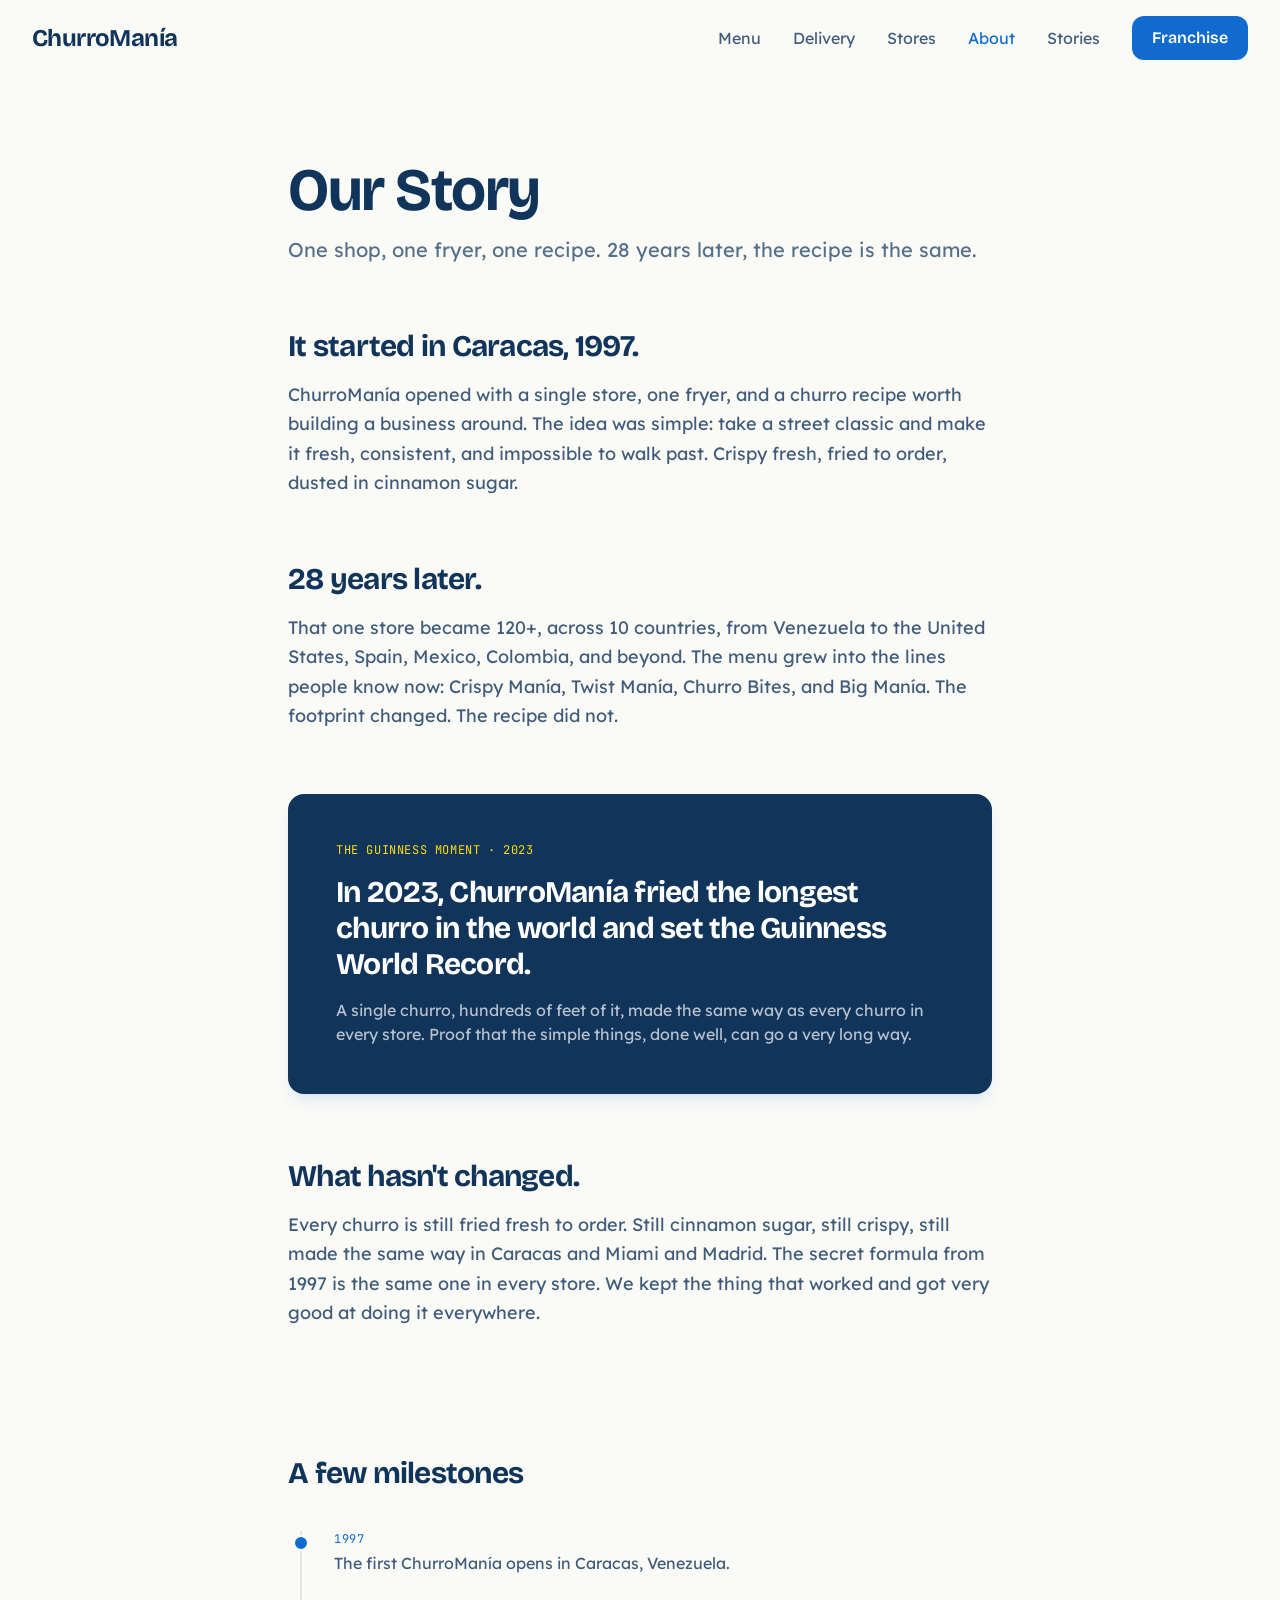
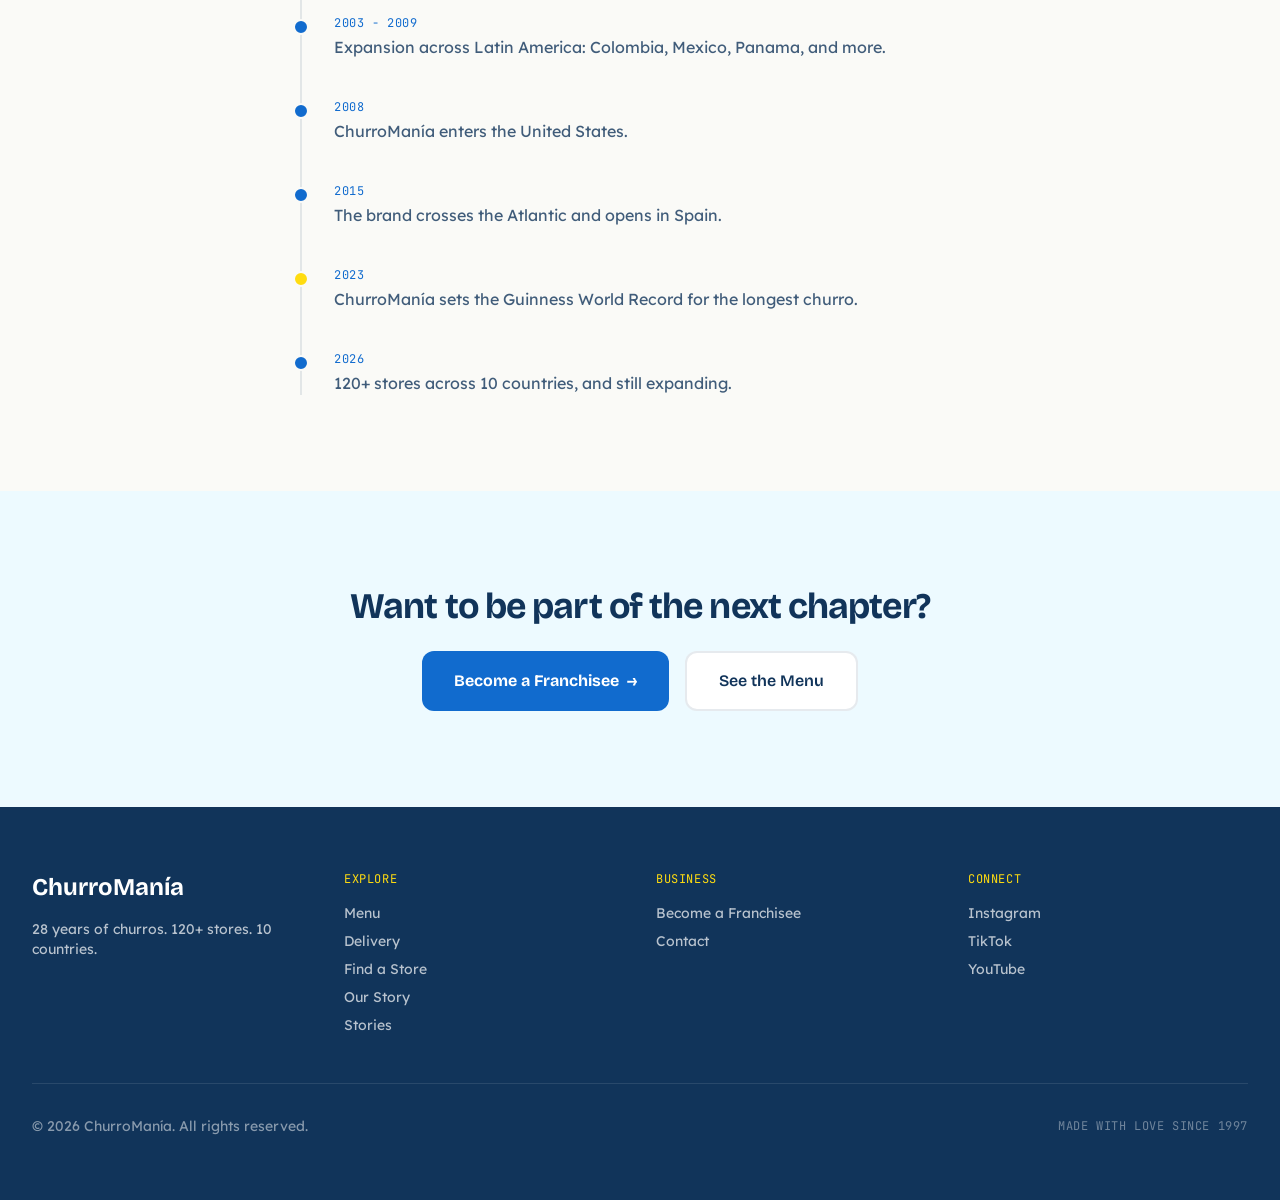
<file: about.html>
<!DOCTYPE html>
<html lang="en">
<head>
  <meta charset="UTF-8">
  <meta name="viewport" content="width=device-width, initial-scale=1.0">
  <title>Our Story | ChurroManía Since 1997 | World's Largest Churro Franchise</title>
  <meta name="description" content="ChurroManía started in Caracas in 1997 with one shop, one fryer, and one recipe. 28 years later: 120+ stores, 10 countries, and a Guinness World Record.">

  <link rel="preconnect" href="https://fonts.googleapis.com">
  <link rel="preconnect" href="https://fonts.gstatic.com" crossorigin>
  <link href="https://fonts.googleapis.com/css2?family=Bricolage+Grotesque:opsz,wght@12..96,400;12..96,600;12..96,700;12..96,800&family=Lexend+Deca:wght@300;400;500;600&family=JetBrains+Mono:wght@400;500&display=swap" rel="stylesheet">

  <meta property="og:title" content="Our Story | ChurroManía Since 1997">
  <meta property="og:description" content="One shop, one fryer, one recipe in Caracas, 1997. 28 years later: 120+ stores and a world record.">
  <meta property="og:type" content="website">
  <meta property="og:url" content="https://teoria-teoria.github.io/churromania-site/about.html">
  <meta property="og:image" content="https://images.unsplash.com/photo-1541544741938-0af808871cc0?w=1200">
  <meta name="twitter:card" content="summary_large_image">
  <meta name="twitter:title" content="Our Story | ChurroManía">
  <meta name="twitter:description" content="28 years. One recipe. Since 1997.">
  <link rel="canonical" href="https://teoria-teoria.github.io/churromania-site/about.html">

  <link rel="stylesheet" href="css/tokens.css">
  <link rel="stylesheet" href="css/styles.css">
</head>
<body class="bg-cm-cream text-cm-blue-dark font-body">

  <!-- ============ HEADER ============ -->
  <header id="site-header" class="fixed top-0 left-0 right-0 z-50 transition-all duration-200">
    <div class="max-w-7xl mx-auto px-4 md:px-6 lg:px-8 py-4 flex items-center justify-between">
      <a href="index.html" class="font-display font-bold text-2xl text-cm-blue-dark tracking-tight">ChurroManía</a>
      <nav class="hidden md:flex items-center gap-8" aria-label="Primary">
        <a href="menu.html" class="font-body text-cm-blue-dark/80 hover:text-cm-blue transition-colors">Menu</a>
        <a href="delivery.html" class="font-body text-cm-blue-dark/80 hover:text-cm-blue transition-colors">Delivery</a>
        <a href="stores.html" class="font-body text-cm-blue-dark/80 hover:text-cm-blue transition-colors">Stores</a>
        <a href="about.html" class="font-body text-cm-blue transition-colors">About</a>
        <a href="blog.html" class="font-body text-cm-blue-dark/80 hover:text-cm-blue transition-colors">Stories</a>
        <a href="franchise.html" class="inline-flex items-center gap-2 px-5 py-2.5 bg-cm-blue text-white font-display font-semibold rounded-xl hover:bg-cm-blue-deep transition-colors">Franchise</a>
      </nav>
      <button id="nav-toggle" class="md:hidden p-2 -mr-2 text-cm-blue-dark" aria-label="Open menu" aria-expanded="false" aria-controls="mobile-menu">
        <svg class="w-6 h-6" fill="none" viewBox="0 0 24 24" stroke="currentColor" stroke-width="2" aria-hidden="true">
          <path stroke-linecap="round" stroke-linejoin="round" d="M4 6h16M4 12h16M4 18h16"></path>
        </svg>
      </button>
    </div>
    <div id="mobile-menu" class="hidden md:hidden border-t border-cm-blue-dark/10 bg-white/95 backdrop-blur-md">
      <nav class="max-w-7xl mx-auto px-4 py-4 flex flex-col gap-1" aria-label="Mobile">
        <a href="menu.html" class="py-3 font-body text-cm-blue-dark/80 hover:text-cm-blue">Menu</a>
        <a href="delivery.html" class="py-3 font-body text-cm-blue-dark/80 hover:text-cm-blue">Delivery</a>
        <a href="stores.html" class="py-3 font-body text-cm-blue-dark/80 hover:text-cm-blue">Stores</a>
        <a href="about.html" class="py-3 font-body text-cm-blue-dark/80 hover:text-cm-blue">About</a>
        <a href="blog.html" class="py-3 font-body text-cm-blue-dark/80 hover:text-cm-blue">Stories</a>
        <a href="franchise.html" class="mt-2 inline-flex items-center justify-center gap-2 px-5 py-3 bg-cm-blue text-white font-display font-semibold rounded-xl hover:bg-cm-blue-deep">Franchise</a>
      </nav>
    </div>
  </header>

  <main>
    <!-- ============ PAGE TITLE ============ -->
    <section class="pt-32 md:pt-40 pb-12 md:pb-16">
      <div class="max-w-3xl mx-auto px-4 md:px-6 lg:px-8 space-y-4">
        <h1 class="font-display text-4xl md:text-6xl font-bold tracking-tight text-cm-blue-dark">Our Story</h1>
        <p class="font-body text-lg md:text-xl text-cm-blue-dark/70">One shop, one fryer, one recipe. 28 years later, the recipe is the same.</p>
      </div>
    </section>

    <!-- ============ STORY ============ -->
    <article class="pb-8">
      <div class="max-w-3xl mx-auto px-4 md:px-6 lg:px-8 space-y-16">
        <section class="space-y-4">
          <h2 class="font-display text-2xl md:text-3xl font-bold tracking-tight text-cm-blue-dark">It started in Caracas, 1997.</h2>
          <p class="font-body text-lg text-cm-blue-dark/80 leading-relaxed">ChurroManía opened with a single store, one fryer, and a churro recipe worth building a business around. The idea was simple: take a street classic and make it fresh, consistent, and impossible to walk past. Crispy fresh, fried to order, dusted in cinnamon sugar.</p>
        </section>

        <section class="space-y-4">
          <h2 class="font-display text-2xl md:text-3xl font-bold tracking-tight text-cm-blue-dark">28 years later.</h2>
          <p class="font-body text-lg text-cm-blue-dark/80 leading-relaxed">That one store became 120+, across 10 countries, from Venezuela to the United States, Spain, Mexico, Colombia, and beyond. The menu grew into the lines people know now: Crispy Manía, Twist Manía, Churro Bites, and Big Manía. The footprint changed. The recipe did not.</p>
        </section>

        <!-- pull quote -->
        <blockquote class="rounded-2xl bg-cm-blue-dark text-white p-8 md:p-12 shadow-lg shadow-cm-blue/10">
          <div class="font-mono text-xs uppercase tracking-wider text-cm-yellow mb-4">The Guinness moment &middot; 2023</div>
          <p class="font-display text-2xl md:text-3xl font-bold tracking-tight leading-snug">In 2023, ChurroManía fried the longest churro in the world and set the Guinness World Record.</p>
          <p class="font-body text-white/70 mt-4">A single churro, hundreds of feet of it, made the same way as every churro in every store. Proof that the simple things, done well, can go a very long way.</p>
        </blockquote>

        <section class="space-y-4">
          <h2 class="font-display text-2xl md:text-3xl font-bold tracking-tight text-cm-blue-dark">What hasn't changed.</h2>
          <p class="font-body text-lg text-cm-blue-dark/80 leading-relaxed">Every churro is still fried fresh to order. Still cinnamon sugar, still crispy, still made the same way in Caracas and Miami and Madrid. The secret formula from 1997 is the same one in every store. We kept the thing that worked and got very good at doing it everywhere.</p>
        </section>
      </div>
    </article>

    <!-- ============ TIMELINE ============ -->
    <section class="py-16 md:py-24">
      <div class="max-w-3xl mx-auto px-4 md:px-6 lg:px-8">
        <h2 class="font-display text-2xl md:text-3xl font-bold tracking-tight text-cm-blue-dark mb-10">A few milestones</h2>
        <ol class="relative border-l-2 border-cm-blue-dark/10 ml-3 space-y-10">
          <li class="pl-8 relative">
            <span class="absolute -left-[9px] top-1 w-4 h-4 rounded-full bg-cm-blue border-2 border-cm-cream" aria-hidden="true"></span>
            <div class="font-mono text-xs uppercase tracking-wider text-cm-blue mb-1">1997</div>
            <p class="font-body text-cm-blue-dark/80">The first ChurroManía opens in Caracas, Venezuela.</p>
          </li>
          <li class="pl-8 relative">
            <span class="absolute -left-[9px] top-1 w-4 h-4 rounded-full bg-cm-blue border-2 border-cm-cream" aria-hidden="true"></span>
            <div class="font-mono text-xs uppercase tracking-wider text-cm-blue mb-1">2003 - 2009</div>
            <p class="font-body text-cm-blue-dark/80">Expansion across Latin America: Colombia, Mexico, Panama, and more.</p>
          </li>
          <li class="pl-8 relative">
            <span class="absolute -left-[9px] top-1 w-4 h-4 rounded-full bg-cm-blue border-2 border-cm-cream" aria-hidden="true"></span>
            <div class="font-mono text-xs uppercase tracking-wider text-cm-blue mb-1">2008</div>
            <p class="font-body text-cm-blue-dark/80">ChurroManía enters the United States.</p>
          </li>
          <li class="pl-8 relative">
            <span class="absolute -left-[9px] top-1 w-4 h-4 rounded-full bg-cm-blue border-2 border-cm-cream" aria-hidden="true"></span>
            <div class="font-mono text-xs uppercase tracking-wider text-cm-blue mb-1">2015</div>
            <p class="font-body text-cm-blue-dark/80">The brand crosses the Atlantic and opens in Spain.</p>
          </li>
          <li class="pl-8 relative">
            <span class="absolute -left-[9px] top-1 w-4 h-4 rounded-full bg-cm-yellow border-2 border-cm-cream" aria-hidden="true"></span>
            <div class="font-mono text-xs uppercase tracking-wider text-cm-blue mb-1">2023</div>
            <p class="font-body text-cm-blue-dark/80">ChurroManía sets the Guinness World Record for the longest churro.</p>
          </li>
          <li class="pl-8 relative">
            <span class="absolute -left-[9px] top-1 w-4 h-4 rounded-full bg-cm-blue border-2 border-cm-cream" aria-hidden="true"></span>
            <div class="font-mono text-xs uppercase tracking-wider text-cm-blue mb-1">2026</div>
            <p class="font-body text-cm-blue-dark/80">120+ stores across 10 countries, and still expanding.</p>
          </li>
        </ol>
      </div>
    </section>

    <!-- ============ CTA ============ -->
    <section class="py-16 md:py-24 bg-cm-blue-bg">
      <div class="max-w-3xl mx-auto px-4 md:px-6 lg:px-8 text-center space-y-6">
        <h2 class="font-display text-3xl md:text-4xl font-bold tracking-tight text-cm-blue-dark">Want to be part of the next chapter?</h2>
        <div class="flex flex-col sm:flex-row gap-4 justify-center">
          <a href="franchise.html" class="inline-flex items-center justify-center gap-2 px-8 py-4 bg-cm-blue text-white font-display font-bold rounded-xl hover:bg-cm-blue-deep transition-all">Become a Franchisee <span class="arrow" aria-hidden="true">&rarr;</span></a>
          <a href="menu.html" class="inline-flex items-center justify-center gap-2 px-8 py-4 bg-white text-cm-blue-dark border-2 border-cm-blue-dark/10 font-display font-semibold rounded-xl hover:border-cm-blue hover:text-cm-blue transition-all">See the Menu</a>
        </div>
      </div>
    </section>
  </main>

  <!-- ============ FOOTER ============ -->
  <footer class="bg-cm-blue-dark text-white py-16">
    <div class="max-w-7xl mx-auto px-4 md:px-6 lg:px-8">
      <div class="grid grid-cols-1 md:grid-cols-4 gap-8">
        <div>
          <div class="font-display font-bold text-2xl mb-4">ChurroManía</div>
          <p class="text-white/70 text-sm">28 years of churros. 120+ stores. 10 countries.</p>
        </div>
        <div>
          <h2 class="font-mono text-xs uppercase tracking-wider text-cm-yellow mb-4">Explore</h2>
          <ul class="space-y-2 text-sm text-white/70">
            <li><a href="menu.html" class="hover:text-white">Menu</a></li>
            <li><a href="delivery.html" class="hover:text-white">Delivery</a></li>
            <li><a href="stores.html" class="hover:text-white">Find a Store</a></li>
            <li><a href="about.html" class="hover:text-white">Our Story</a></li>
            <li><a href="blog.html" class="hover:text-white">Stories</a></li>
          </ul>
        </div>
        <div>
          <h2 class="font-mono text-xs uppercase tracking-wider text-cm-yellow mb-4">Business</h2>
          <ul class="space-y-2 text-sm text-white/70">
            <li><a href="franchise.html" class="hover:text-white">Become a Franchisee</a></li>
            <li><a href="contact.html" class="hover:text-white">Contact</a></li>
          </ul>
        </div>
        <div>
          <h2 class="font-mono text-xs uppercase tracking-wider text-cm-yellow mb-4">Connect</h2>
          <ul class="space-y-2 text-sm text-white/70">
            <li>Instagram</li>
            <li>TikTok</li>
            <li>YouTube</li>
          </ul>
        </div>
      </div>
      <div class="border-t border-white/10 mt-12 pt-8 flex flex-col md:flex-row items-center justify-between gap-4">
        <p class="text-sm text-white/50">&copy; 2026 ChurroManía. All rights reserved.</p>
        <p class="font-mono text-xs uppercase tracking-wider text-white/40">Made with love since 1997</p>
      </div>
    </div>
  </footer>

  <script src="js/nav.js"></script>
  <script src="js/motion.js"></script>
</body>
</html>
</file>
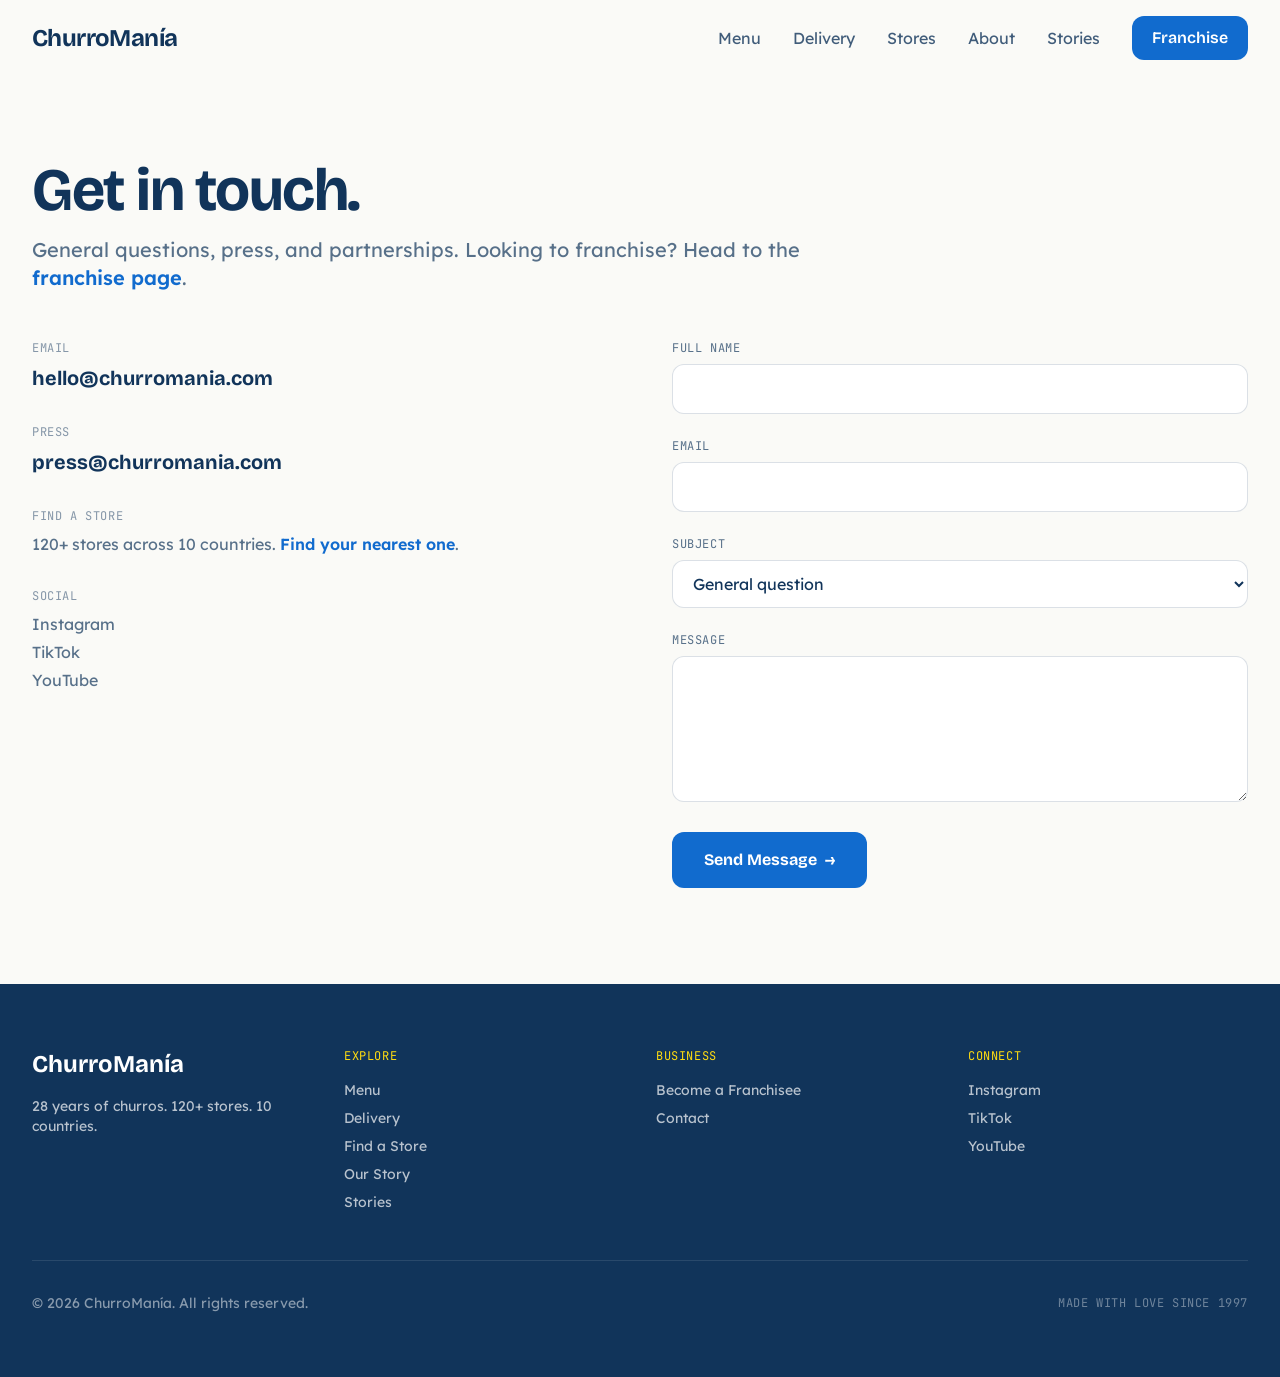
<file: contact.html>
<!DOCTYPE html>
<html lang="en">
<head>
  <meta charset="UTF-8">
  <meta name="viewport" content="width=device-width, initial-scale=1.0">
  <title>Contact | ChurroManía</title>
  <meta name="description" content="Get in touch with ChurroManía. General questions, press, and partnerships. For franchising, visit our franchise page.">

  <link rel="preconnect" href="https://fonts.googleapis.com">
  <link rel="preconnect" href="https://fonts.gstatic.com" crossorigin>
  <link href="https://fonts.googleapis.com/css2?family=Bricolage+Grotesque:opsz,wght@12..96,400;12..96,600;12..96,700;12..96,800&family=Lexend+Deca:wght@300;400;500;600&family=JetBrains+Mono:wght@400;500&display=swap" rel="stylesheet">

  <meta property="og:title" content="Contact | ChurroManía">
  <meta property="og:description" content="Get in touch with ChurroManía. General questions, press, and partnerships.">
  <meta property="og:type" content="website">
  <meta property="og:url" content="https://teoria-teoria.github.io/churromania-site/contact.html">
  <meta property="og:image" content="https://images.unsplash.com/photo-1541544741938-0af808871cc0?w=1200">
  <meta name="twitter:card" content="summary_large_image">
  <meta name="twitter:title" content="Contact | ChurroManía">
  <meta name="twitter:description" content="Get in touch with ChurroManía.">
  <link rel="canonical" href="https://teoria-teoria.github.io/churromania-site/contact.html">

  <link rel="stylesheet" href="css/tokens.css">
  <link rel="stylesheet" href="css/styles.css">
</head>
<body class="bg-cm-cream text-cm-blue-dark font-body">

  <!-- ============ HEADER ============ -->
  <header id="site-header" class="fixed top-0 left-0 right-0 z-50 transition-all duration-200">
    <div class="max-w-7xl mx-auto px-4 md:px-6 lg:px-8 py-4 flex items-center justify-between">
      <a href="index.html" class="font-display font-bold text-2xl text-cm-blue-dark tracking-tight">ChurroManía</a>
      <nav class="hidden md:flex items-center gap-8" aria-label="Primary">
        <a href="menu.html" class="font-body text-cm-blue-dark/80 hover:text-cm-blue transition-colors">Menu</a>
        <a href="delivery.html" class="font-body text-cm-blue-dark/80 hover:text-cm-blue transition-colors">Delivery</a>
        <a href="stores.html" class="font-body text-cm-blue-dark/80 hover:text-cm-blue transition-colors">Stores</a>
        <a href="about.html" class="font-body text-cm-blue-dark/80 hover:text-cm-blue transition-colors">About</a>
        <a href="blog.html" class="font-body text-cm-blue-dark/80 hover:text-cm-blue transition-colors">Stories</a>
        <a href="franchise.html" class="inline-flex items-center gap-2 px-5 py-2.5 bg-cm-blue text-white font-display font-semibold rounded-xl hover:bg-cm-blue-deep transition-colors">Franchise</a>
      </nav>
      <button id="nav-toggle" class="md:hidden p-2 -mr-2 text-cm-blue-dark" aria-label="Open menu" aria-expanded="false" aria-controls="mobile-menu">
        <svg class="w-6 h-6" fill="none" viewBox="0 0 24 24" stroke="currentColor" stroke-width="2" aria-hidden="true">
          <path stroke-linecap="round" stroke-linejoin="round" d="M4 6h16M4 12h16M4 18h16"></path>
        </svg>
      </button>
    </div>
    <div id="mobile-menu" class="hidden md:hidden border-t border-cm-blue-dark/10 bg-white/95 backdrop-blur-md">
      <nav class="max-w-7xl mx-auto px-4 py-4 flex flex-col gap-1" aria-label="Mobile">
        <a href="menu.html" class="py-3 font-body text-cm-blue-dark/80 hover:text-cm-blue">Menu</a>
        <a href="delivery.html" class="py-3 font-body text-cm-blue-dark/80 hover:text-cm-blue">Delivery</a>
        <a href="stores.html" class="py-3 font-body text-cm-blue-dark/80 hover:text-cm-blue">Stores</a>
        <a href="about.html" class="py-3 font-body text-cm-blue-dark/80 hover:text-cm-blue">About</a>
        <a href="blog.html" class="py-3 font-body text-cm-blue-dark/80 hover:text-cm-blue">Stories</a>
        <a href="franchise.html" class="mt-2 inline-flex items-center justify-center gap-2 px-5 py-3 bg-cm-blue text-white font-display font-semibold rounded-xl hover:bg-cm-blue-deep">Franchise</a>
      </nav>
    </div>
  </header>

  <main>
    <section class="pt-32 md:pt-40 pb-16 md:pb-24">
      <div class="max-w-7xl mx-auto px-4 md:px-6 lg:px-8">
        <div class="max-w-3xl mb-12 space-y-4">
          <h1 class="font-display text-4xl md:text-6xl font-bold tracking-tight text-cm-blue-dark">Get in touch.</h1>
          <p class="font-body text-lg md:text-xl text-cm-blue-dark/70">General questions, press, and partnerships. Looking to franchise? Head to the <a href="franchise.html" class="text-cm-blue font-semibold hover:underline">franchise page</a>.</p>
        </div>

        <div class="grid grid-cols-1 lg:grid-cols-2 gap-10 lg:gap-16">
          <!-- info -->
          <div class="space-y-8">
            <div>
              <h2 class="font-mono text-xs uppercase tracking-wider text-cm-blue-dark/50 mb-2">Email</h2>
              <p class="font-display text-xl font-bold text-cm-blue-dark">hello@churromania.com</p>
            </div>
            <div>
              <h2 class="font-mono text-xs uppercase tracking-wider text-cm-blue-dark/50 mb-2">Press</h2>
              <p class="font-display text-xl font-bold text-cm-blue-dark">press@churromania.com</p>
            </div>
            <div>
              <h2 class="font-mono text-xs uppercase tracking-wider text-cm-blue-dark/50 mb-2">Find a store</h2>
              <p class="font-body text-cm-blue-dark/70">120+ stores across 10 countries. <a href="stores.html" class="text-cm-blue font-semibold hover:underline">Find your nearest one</a>.</p>
            </div>
            <div>
              <h2 class="font-mono text-xs uppercase tracking-wider text-cm-blue-dark/50 mb-2">Social</h2>
              <ul class="font-body text-cm-blue-dark/70 space-y-1">
                <li>Instagram</li>
                <li>TikTok</li>
                <li>YouTube</li>
              </ul>
            </div>
          </div>

          <!-- form -->
          <div>
            <div id="contact-success" tabindex="-1" class="hidden rounded-2xl bg-cm-yellow/20 border border-cm-yellow p-8 outline-none">
              <h2 class="font-display text-2xl font-bold text-cm-blue-dark">Thanks for reaching out.</h2>
              <p class="font-body text-cm-blue-dark/80 mt-2">We got your message and will get back to you soon.</p>
            </div>

            <form id="contact-form" action="https://oim.zhili.dev/echo/view" method="post" class="space-y-6">
              <div>
                <label for="name" class="block font-mono text-xs uppercase tracking-wider text-cm-blue-dark/70 mb-2">Full Name</label>
                <input type="text" id="name" name="name" required class="w-full px-4 py-3 rounded-xl border border-cm-blue-dark/15 bg-white font-body text-cm-blue-dark focus:ring-2 focus:ring-cm-blue/30 focus:border-cm-blue outline-none transition-all">
              </div>
              <div>
                <label for="email" class="block font-mono text-xs uppercase tracking-wider text-cm-blue-dark/70 mb-2">Email</label>
                <input type="email" id="email" name="email" required class="w-full px-4 py-3 rounded-xl border border-cm-blue-dark/15 bg-white font-body text-cm-blue-dark focus:ring-2 focus:ring-cm-blue/30 focus:border-cm-blue outline-none transition-all">
              </div>
              <div>
                <label for="subject" class="block font-mono text-xs uppercase tracking-wider text-cm-blue-dark/70 mb-2">Subject</label>
                <select id="subject" name="subject" class="w-full px-4 py-3 rounded-xl border border-cm-blue-dark/15 bg-white font-body text-cm-blue-dark focus:ring-2 focus:ring-cm-blue/30 focus:border-cm-blue outline-none transition-all">
                  <option value="general">General question</option>
                  <option value="press">Press</option>
                  <option value="partnership">Partnership</option>
                  <option value="other">Other</option>
                </select>
              </div>
              <div>
                <label for="message" class="block font-mono text-xs uppercase tracking-wider text-cm-blue-dark/70 mb-2">Message</label>
                <textarea id="message" name="message" rows="5" required class="w-full px-4 py-3 rounded-xl border border-cm-blue-dark/15 bg-white font-body text-cm-blue-dark focus:ring-2 focus:ring-cm-blue/30 focus:border-cm-blue outline-none transition-all"></textarea>
              </div>
              <button type="submit" class="inline-flex items-center justify-center gap-2 px-8 py-4 bg-cm-blue text-white font-display font-bold rounded-xl hover:bg-cm-blue-deep transition-all duration-200">
                Send Message <span class="arrow" aria-hidden="true">&rarr;</span>
              </button>
            </form>
          </div>
        </div>
      </div>
    </section>
  </main>

  <!-- ============ FOOTER ============ -->
  <footer class="bg-cm-blue-dark text-white py-16">
    <div class="max-w-7xl mx-auto px-4 md:px-6 lg:px-8">
      <div class="grid grid-cols-1 md:grid-cols-4 gap-8">
        <div>
          <div class="font-display font-bold text-2xl mb-4">ChurroManía</div>
          <p class="text-white/70 text-sm">28 years of churros. 120+ stores. 10 countries.</p>
        </div>
        <div>
          <h2 class="font-mono text-xs uppercase tracking-wider text-cm-yellow mb-4">Explore</h2>
          <ul class="space-y-2 text-sm text-white/70">
            <li><a href="menu.html" class="hover:text-white">Menu</a></li>
            <li><a href="delivery.html" class="hover:text-white">Delivery</a></li>
            <li><a href="stores.html" class="hover:text-white">Find a Store</a></li>
            <li><a href="about.html" class="hover:text-white">Our Story</a></li>
            <li><a href="blog.html" class="hover:text-white">Stories</a></li>
          </ul>
        </div>
        <div>
          <h2 class="font-mono text-xs uppercase tracking-wider text-cm-yellow mb-4">Business</h2>
          <ul class="space-y-2 text-sm text-white/70">
            <li><a href="franchise.html" class="hover:text-white">Become a Franchisee</a></li>
            <li><a href="contact.html" class="hover:text-white">Contact</a></li>
          </ul>
        </div>
        <div>
          <h2 class="font-mono text-xs uppercase tracking-wider text-cm-yellow mb-4">Connect</h2>
          <ul class="space-y-2 text-sm text-white/70">
            <li>Instagram</li>
            <li>TikTok</li>
            <li>YouTube</li>
          </ul>
        </div>
      </div>
      <div class="border-t border-white/10 mt-12 pt-8 flex flex-col md:flex-row items-center justify-between gap-4">
        <p class="text-sm text-white/50">&copy; 2026 ChurroManía. All rights reserved.</p>
        <p class="font-mono text-xs uppercase tracking-wider text-white/40">Made with love since 1997</p>
      </div>
    </div>
  </footer>

  <script src="js/nav.js"></script>
  <script src="js/motion.js"></script>
  <script>
    // General contact form: inline success state, best-effort post to the echo endpoint.
    (function () {
      const form = document.getElementById('contact-form');
      const success = document.getElementById('contact-success');
      if (!form) return;
      form.addEventListener('submit', function (e) {
        e.preventDefault();
        try {
          fetch(form.action, { method: 'POST', mode: 'no-cors', body: new FormData(form) }).catch(function () {});
        } catch (err) { /* ignore in v1 */ }
        form.classList.add('hidden');
        if (success) { success.classList.remove('hidden'); success.focus(); }
      });
    })();
  </script>
</body>
</html>
</file>
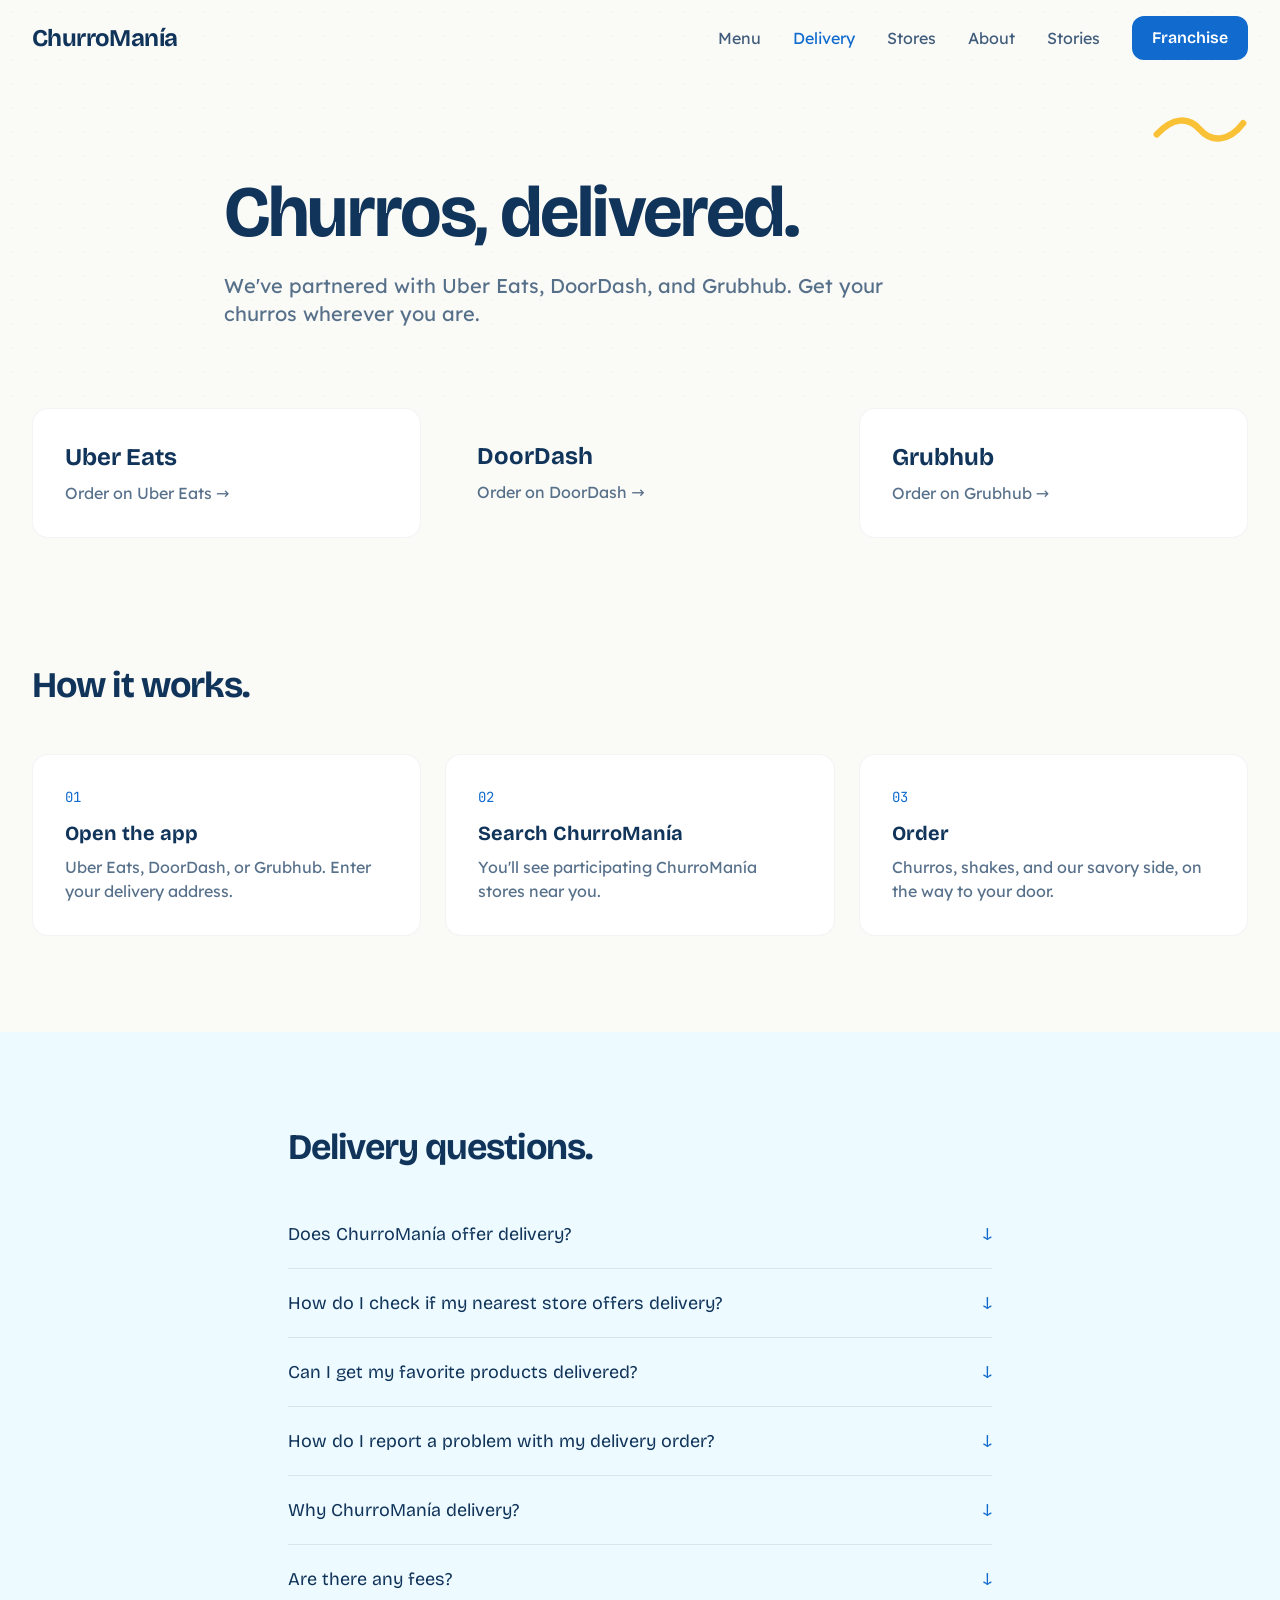
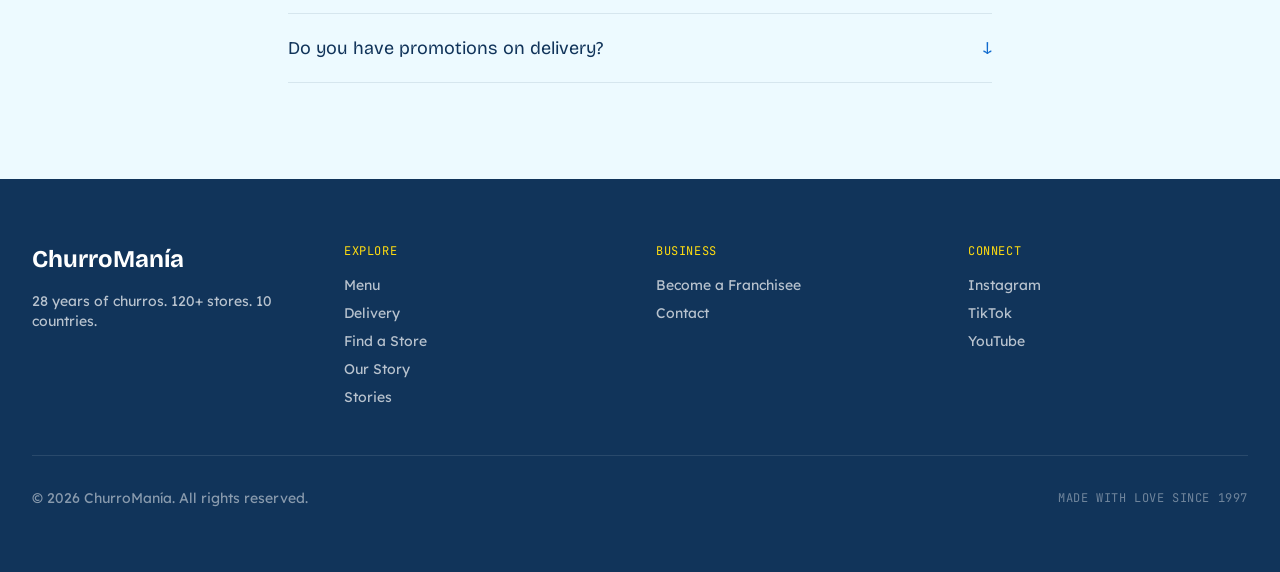
<file: delivery.html>
<!DOCTYPE html>
<html lang="en">
<head>
  <meta charset="UTF-8">
  <meta name="viewport" content="width=device-width, initial-scale=1.0">
  <title>Delivery | ChurroManía | Uber Eats, DoorDash & Grubhub</title>
  <meta name="description" content="Get ChurroManía delivered. We've partnered with Uber Eats, DoorDash, and Grubhub. Churros, shakes, tequeños, empanadas, and more, wherever you are.">

  <link rel="preconnect" href="https://fonts.googleapis.com">
  <link rel="preconnect" href="https://fonts.gstatic.com" crossorigin>
  <link href="https://fonts.googleapis.com/css2?family=Bricolage+Grotesque:opsz,wght@12..96,400;12..96,600;12..96,700;12..96,800&family=Lexend+Deca:wght@300;400;500;600&family=JetBrains+Mono:wght@400;500&display=swap" rel="stylesheet">

  <meta property="og:title" content="Delivery | ChurroManía">
  <meta property="og:description" content="Get ChurroManía delivered via Uber Eats, DoorDash, and Grubhub.">
  <meta property="og:type" content="website">
  <meta property="og:url" content="https://teoria-teoria.github.io/churromania-site/delivery.html">
  <meta property="og:image" content="https://images.unsplash.com/photo-1541544741938-0af808871cc0?w=1200">
  <meta name="twitter:card" content="summary_large_image">
  <meta name="twitter:title" content="Delivery | ChurroManía">
  <meta name="twitter:description" content="Churros, delivered.">
  <link rel="canonical" href="https://teoria-teoria.github.io/churromania-site/delivery.html">

  <link rel="stylesheet" href="css/tokens.css">
  <link rel="stylesheet" href="css/styles.css">
</head>
<body class="bg-cm-cream text-cm-blue-dark font-body">

  <a href="#main" class="sr-only focus:not-sr-only focus:fixed focus:top-4 focus:left-4 focus:z-[60] focus:px-4 focus:py-2 focus:bg-cm-blue focus:text-white focus:rounded-xl">Skip to content</a>

  <!-- ============ HEADER ============ -->
  <header id="site-header" class="fixed top-0 left-0 right-0 z-50 transition-all duration-200">
    <div class="max-w-7xl mx-auto px-4 md:px-6 lg:px-8 py-4 flex items-center justify-between">
      <a href="index.html" class="font-display font-bold text-2xl text-cm-blue-dark tracking-tight rounded-lg focus-visible:outline-none focus-visible:ring-2 focus-visible:ring-cm-blue/40" translate="no">ChurroManía</a>
      <nav class="hidden md:flex items-center gap-8" aria-label="Primary">
        <a href="menu.html" class="font-body text-cm-blue-dark/80 hover:text-cm-blue transition-colors">Menu</a>
        <a href="delivery.html" class="font-body text-cm-blue transition-colors">Delivery</a>
        <a href="stores.html" class="font-body text-cm-blue-dark/80 hover:text-cm-blue transition-colors">Stores</a>
        <a href="about.html" class="font-body text-cm-blue-dark/80 hover:text-cm-blue transition-colors">About</a>
        <a href="blog.html" class="font-body text-cm-blue-dark/80 hover:text-cm-blue transition-colors">Stories</a>
        <a href="franchise.html" class="inline-flex items-center gap-2 px-5 py-2.5 bg-cm-blue text-white font-display font-semibold rounded-xl hover:bg-cm-blue-deep transition-colors">Franchise</a>
      </nav>
      <button id="nav-toggle" class="md:hidden p-2 -mr-2 text-cm-blue-dark rounded-lg focus-visible:outline-none focus-visible:ring-2 focus-visible:ring-cm-blue/40" style="touch-action:manipulation" aria-label="Open menu" aria-expanded="false" aria-controls="mobile-menu">
        <svg class="w-6 h-6" fill="none" viewBox="0 0 24 24" stroke="currentColor" stroke-width="2" aria-hidden="true">
          <path stroke-linecap="round" stroke-linejoin="round" d="M4 6h16M4 12h16M4 18h16"></path>
        </svg>
      </button>
    </div>
    <div id="mobile-menu" class="hidden md:hidden border-t border-cm-blue-dark/10 bg-white/95 backdrop-blur-md">
      <nav class="max-w-7xl mx-auto px-4 py-4 flex flex-col gap-1" aria-label="Mobile">
        <a href="menu.html" class="py-3 font-body text-cm-blue-dark/80 hover:text-cm-blue">Menu</a>
        <a href="delivery.html" class="py-3 font-body text-cm-blue-dark/80 hover:text-cm-blue">Delivery</a>
        <a href="stores.html" class="py-3 font-body text-cm-blue-dark/80 hover:text-cm-blue">Stores</a>
        <a href="about.html" class="py-3 font-body text-cm-blue-dark/80 hover:text-cm-blue">About</a>
        <a href="blog.html" class="py-3 font-body text-cm-blue-dark/80 hover:text-cm-blue">Stories</a>
        <a href="franchise.html" class="mt-2 inline-flex items-center justify-center gap-2 px-5 py-3 bg-cm-blue text-white font-display font-semibold rounded-xl hover:bg-cm-blue-deep">Franchise</a>
      </nav>
    </div>
  </header>

  <main id="main">
    <!-- ============ HERO ============ -->
    <section class="pt-32 md:pt-44 pb-16 md:pb-20 relative overflow-hidden">
      <div class="absolute inset-0 bg-dot-grid opacity-50" aria-hidden="true"></div>
      <svg viewBox="0 0 120 40" class="doodle-drift absolute top-28 right-8 w-24 text-cm-yellow-warm opacity-80 hidden sm:block" style="--r:4deg" aria-hidden="true" fill="none" stroke="currentColor" stroke-width="8" stroke-linecap="round"><path d="M6 28 C 26 6, 46 6, 60 22 S 96 38, 114 14"/></svg>
      <div class="relative max-w-4xl mx-auto px-4 md:px-6 lg:px-8 space-y-6">
        <h1 class="font-display text-5xl md:text-7xl font-bold tracking-tight leading-[0.95] text-cm-blue-dark text-balance">Churros, delivered.</h1>
        <p class="font-body text-lg md:text-xl text-cm-blue-dark/70 max-w-2xl leading-relaxed">We've partnered with Uber Eats, DoorDash, and Grubhub. Get your churros wherever you are.</p>
      </div>
    </section>

    <!-- ============ PARTNER CARDS ============ -->
    <section class="pb-8">
      <div class="max-w-7xl mx-auto px-4 md:px-6 lg:px-8 grid grid-cols-1 md:grid-cols-3 gap-6">
        <a href="https://www.ubereats.com/" target="_blank" rel="noopener noreferrer" class="group rounded-2xl bg-white border border-cm-blue-dark/5 p-8 hover:-translate-y-1 hover:shadow-lg hover:shadow-cm-blue/5 transition-all duration-200 focus-visible:outline-none focus-visible:ring-2 focus-visible:ring-cm-blue/40 reveal">
          <div class="font-display text-2xl font-bold text-cm-blue-dark">Uber Eats</div>
          <p class="font-body text-cm-blue-dark/70 mt-2">Order on Uber Eats <span class="inline-block group-hover:translate-x-1 transition-transform" aria-hidden="true">&rarr;</span></p>
        </a>
        <a href="https://www.doordash.com/" target="_blank" rel="noopener noreferrer" class="group rounded-2xl bg-cm-cream p-8 md:-translate-y-3 hover:-translate-y-4 hover:shadow-lg hover:shadow-cm-blue/5 transition-all duration-200 focus-visible:outline-none focus-visible:ring-2 focus-visible:ring-cm-blue/40 reveal reveal-delay-1">
          <div class="font-display text-2xl font-bold text-cm-blue-dark">DoorDash</div>
          <p class="font-body text-cm-blue-dark/70 mt-2">Order on DoorDash <span class="inline-block group-hover:translate-x-1 transition-transform" aria-hidden="true">&rarr;</span></p>
        </a>
        <a href="https://www.grubhub.com/" target="_blank" rel="noopener noreferrer" class="group rounded-2xl bg-white border border-cm-blue-dark/5 p-8 hover:-translate-y-1 hover:shadow-lg hover:shadow-cm-blue/5 transition-all duration-200 focus-visible:outline-none focus-visible:ring-2 focus-visible:ring-cm-blue/40 reveal reveal-delay-2">
          <div class="font-display text-2xl font-bold text-cm-blue-dark">Grubhub</div>
          <p class="font-body text-cm-blue-dark/70 mt-2">Order on Grubhub <span class="inline-block group-hover:translate-x-1 transition-transform" aria-hidden="true">&rarr;</span></p>
        </a>
      </div>
    </section>

    <!-- ============ HOW IT WORKS ============ -->
    <section class="py-16 md:py-24">
      <div class="max-w-7xl mx-auto px-4 md:px-6 lg:px-8">
        <h2 class="font-display text-3xl md:text-4xl font-bold tracking-tight text-cm-blue-dark mb-12 reveal">How it works.</h2>
        <ol class="grid grid-cols-1 md:grid-cols-3 gap-6">
          <li class="rounded-2xl bg-white border border-cm-blue-dark/5 p-8 reveal"><div class="font-mono text-cm-blue text-sm mb-3">01</div><h3 class="font-display text-xl font-bold text-cm-blue-dark mb-2">Open the app</h3><p class="font-body text-cm-blue-dark/70">Uber Eats, DoorDash, or Grubhub. Enter your delivery address.</p></li>
          <li class="rounded-2xl bg-white border border-cm-blue-dark/5 p-8 reveal reveal-delay-1"><div class="font-mono text-cm-blue text-sm mb-3">02</div><h3 class="font-display text-xl font-bold text-cm-blue-dark mb-2">Search ChurroManía</h3><p class="font-body text-cm-blue-dark/70">You'll see participating ChurroManía stores near you.</p></li>
          <li class="rounded-2xl bg-white border border-cm-blue-dark/5 p-8 reveal reveal-delay-2"><div class="font-mono text-cm-blue text-sm mb-3">03</div><h3 class="font-display text-xl font-bold text-cm-blue-dark mb-2">Order</h3><p class="font-body text-cm-blue-dark/70">Churros, shakes, and our savory side, on the way to your door.</p></li>
        </ol>
      </div>
    </section>

    <!-- ============ DELIVERY FAQ (subtle accordion) ============ -->
    <section class="py-16 md:py-24 bg-cm-blue-bg">
      <div class="max-w-3xl mx-auto px-4 md:px-6 lg:px-8">
        <h2 class="font-display text-3xl md:text-4xl font-bold tracking-tight text-cm-blue-dark mb-8 reveal">Delivery questions.</h2>
        <ul class="reveal reveal-delay-1">
          <li class="border-b border-cm-blue-dark/10">
            <details class="group">
              <summary class="flex items-center justify-between gap-4 cursor-pointer py-5 font-display text-lg text-cm-blue-dark list-none focus-visible:outline-none focus-visible:text-cm-blue">Does ChurroManía offer delivery?<span class="text-cm-blue shrink-0 group-open:rotate-180 transition-transform" aria-hidden="true">&darr;</span></summary>
              <p class="font-body text-cm-blue-dark/70 leading-relaxed pb-5">Yes. You can get our churros, tequeños, empanadas, shakes, and smoothies delivered. We've partnered with Uber Eats, DoorDash, and Grubhub.</p>
            </details>
          </li>
          <li class="border-b border-cm-blue-dark/10">
            <details class="group">
              <summary class="flex items-center justify-between gap-4 cursor-pointer py-5 font-display text-lg text-cm-blue-dark list-none focus-visible:outline-none focus-visible:text-cm-blue">How do I check if my nearest store offers delivery?<span class="text-cm-blue shrink-0 group-open:rotate-180 transition-transform" aria-hidden="true">&darr;</span></summary>
              <p class="font-body text-cm-blue-dark/70 leading-relaxed pb-5">Go to Uber Eats, DoorDash, or Grubhub, enter your address, and you'll see participating ChurroManía stores nearby.</p>
            </details>
          </li>
          <li class="border-b border-cm-blue-dark/10">
            <details class="group">
              <summary class="flex items-center justify-between gap-4 cursor-pointer py-5 font-display text-lg text-cm-blue-dark list-none focus-visible:outline-none focus-visible:text-cm-blue">Can I get my favorite products delivered?<span class="text-cm-blue shrink-0 group-open:rotate-180 transition-transform" aria-hidden="true">&darr;</span></summary>
              <p class="font-body text-cm-blue-dark/70 leading-relaxed pb-5">Yes. Most of our churros, drinks, and specials are available for delivery.</p>
            </details>
          </li>
          <li class="border-b border-cm-blue-dark/10">
            <details class="group">
              <summary class="flex items-center justify-between gap-4 cursor-pointer py-5 font-display text-lg text-cm-blue-dark list-none focus-visible:outline-none focus-visible:text-cm-blue">How do I report a problem with my delivery order?<span class="text-cm-blue shrink-0 group-open:rotate-180 transition-transform" aria-hidden="true">&darr;</span></summary>
              <p class="font-body text-cm-blue-dark/70 leading-relaxed pb-5">Contact Uber Eats, DoorDash, or Grubhub customer service directly through their app or website.</p>
            </details>
          </li>
          <li class="border-b border-cm-blue-dark/10">
            <details class="group">
              <summary class="flex items-center justify-between gap-4 cursor-pointer py-5 font-display text-lg text-cm-blue-dark list-none focus-visible:outline-none focus-visible:text-cm-blue">Why ChurroManía delivery?<span class="text-cm-blue shrink-0 group-open:rotate-180 transition-transform" aria-hidden="true">&darr;</span></summary>
              <p class="font-body text-cm-blue-dark/70 leading-relaxed pb-5">An explosion of flavors. Original sugar or glazed churros, ice cream, coffee, and shakes, plus our savory side: ChurroDog, tequeños, and empanadas.</p>
            </details>
          </li>
          <li class="border-b border-cm-blue-dark/10">
            <details class="group">
              <summary class="flex items-center justify-between gap-4 cursor-pointer py-5 font-display text-lg text-cm-blue-dark list-none focus-visible:outline-none focus-visible:text-cm-blue">Are there any fees?<span class="text-cm-blue shrink-0 group-open:rotate-180 transition-transform" aria-hidden="true">&darr;</span></summary>
              <p class="font-body text-cm-blue-dark/70 leading-relaxed pb-5">All fees are shown before checkout.</p>
            </details>
          </li>
          <li class="border-b border-cm-blue-dark/10">
            <details class="group">
              <summary class="flex items-center justify-between gap-4 cursor-pointer py-5 font-display text-lg text-cm-blue-dark list-none focus-visible:outline-none focus-visible:text-cm-blue">Do you have promotions on delivery?<span class="text-cm-blue shrink-0 group-open:rotate-180 transition-transform" aria-hidden="true">&darr;</span></summary>
              <p class="font-body text-cm-blue-dark/70 leading-relaxed pb-5">Yes. Multiple changing promotions across the delivery platforms. Some US stores and conditions may apply.</p>
            </details>
          </li>
        </ul>
      </div>
    </section>
  </main>

  <!-- ============ FOOTER ============ -->
  <footer class="bg-cm-blue-dark text-white py-16">
    <div class="max-w-7xl mx-auto px-4 md:px-6 lg:px-8">
      <div class="grid grid-cols-1 md:grid-cols-4 gap-8">
        <div>
          <div class="font-display font-bold text-2xl mb-4" translate="no">ChurroManía</div>
          <p class="text-white/70 text-sm">28 years of churros. 120+ stores. 10 countries.</p>
        </div>
        <div>
          <h2 class="font-mono text-xs uppercase tracking-wider text-cm-yellow mb-4">Explore</h2>
          <ul class="space-y-2 text-sm text-white/70">
            <li><a href="menu.html" class="hover:text-white">Menu</a></li>
            <li><a href="delivery.html" class="hover:text-white">Delivery</a></li>
            <li><a href="stores.html" class="hover:text-white">Find a Store</a></li>
            <li><a href="about.html" class="hover:text-white">Our Story</a></li>
            <li><a href="blog.html" class="hover:text-white">Stories</a></li>
          </ul>
        </div>
        <div>
          <h2 class="font-mono text-xs uppercase tracking-wider text-cm-yellow mb-4">Business</h2>
          <ul class="space-y-2 text-sm text-white/70">
            <li><a href="franchise.html" class="hover:text-white">Become a Franchisee</a></li>
            <li><a href="contact.html" class="hover:text-white">Contact</a></li>
          </ul>
        </div>
        <div>
          <h2 class="font-mono text-xs uppercase tracking-wider text-cm-yellow mb-4">Connect</h2>
          <ul class="space-y-2 text-sm text-white/70">
            <li>Instagram</li>
            <li>TikTok</li>
            <li>YouTube</li>
          </ul>
        </div>
      </div>
      <div class="border-t border-white/10 mt-12 pt-8 flex flex-col md:flex-row items-center justify-between gap-4">
        <p class="text-sm text-white/50">&copy; 2026 ChurroManía. All rights reserved.</p>
        <p class="font-mono text-xs uppercase tracking-wider text-white/40">Made with love since 1997</p>
      </div>
    </div>
  </footer>

  <script src="js/nav.js"></script>
  <script src="js/motion.js"></script>

  <script type="application/ld+json">
  {
    "@context": "https://schema.org",
    "@type": "FAQPage",
    "mainEntity": [
      { "@type": "Question", "name": "Does ChurroManía offer delivery?", "acceptedAnswer": { "@type": "Answer", "text": "Yes. You can get our churros, tequeños, empanadas, shakes, and smoothies delivered. We've partnered with Uber Eats, DoorDash, and Grubhub." } },
      { "@type": "Question", "name": "How do I check if my nearest store offers delivery?", "acceptedAnswer": { "@type": "Answer", "text": "Go to Uber Eats, DoorDash, or Grubhub, enter your address, and you'll see participating ChurroManía stores nearby." } },
      { "@type": "Question", "name": "Can I get my favorite products delivered?", "acceptedAnswer": { "@type": "Answer", "text": "Yes. Most of our churros, drinks, and specials are available for delivery." } },
      { "@type": "Question", "name": "How do I report a problem with my delivery order?", "acceptedAnswer": { "@type": "Answer", "text": "Contact Uber Eats, DoorDash, or Grubhub customer service directly through their app or website." } },
      { "@type": "Question", "name": "Why ChurroManía delivery?", "acceptedAnswer": { "@type": "Answer", "text": "An explosion of flavors. Original sugar or glazed churros, ice cream, coffee, and shakes, plus our savory side: ChurroDog, tequeños, and empanadas." } },
      { "@type": "Question", "name": "Are there any fees?", "acceptedAnswer": { "@type": "Answer", "text": "All fees are shown before checkout." } },
      { "@type": "Question", "name": "Do you have promotions on delivery?", "acceptedAnswer": { "@type": "Answer", "text": "Yes. Multiple changing promotions across the delivery platforms. Some US stores and conditions may apply." } }
    ]
  }
  </script>
</body>
</html>
</file>
<file: css/styles.css>
*,:after,:before{--tw-border-spacing-x:0;--tw-border-spacing-y:0;--tw-translate-x:0;--tw-translate-y:0;--tw-rotate:0;--tw-skew-x:0;--tw-skew-y:0;--tw-scale-x:1;--tw-scale-y:1;--tw-pan-x: ;--tw-pan-y: ;--tw-pinch-zoom: ;--tw-scroll-snap-strictness:proximity;--tw-gradient-from-position: ;--tw-gradient-via-position: ;--tw-gradient-to-position: ;--tw-ordinal: ;--tw-slashed-zero: ;--tw-numeric-figure: ;--tw-numeric-spacing: ;--tw-numeric-fraction: ;--tw-ring-inset: ;--tw-ring-offset-width:0px;--tw-ring-offset-color:#fff;--tw-ring-color:rgba(59,130,246,.5);--tw-ring-offset-shadow:0 0 #0000;--tw-ring-shadow:0 0 #0000;--tw-shadow:0 0 #0000;--tw-shadow-colored:0 0 #0000;--tw-blur: ;--tw-brightness: ;--tw-contrast: ;--tw-grayscale: ;--tw-hue-rotate: ;--tw-invert: ;--tw-saturate: ;--tw-sepia: ;--tw-drop-shadow: ;--tw-backdrop-blur: ;--tw-backdrop-brightness: ;--tw-backdrop-contrast: ;--tw-backdrop-grayscale: ;--tw-backdrop-hue-rotate: ;--tw-backdrop-invert: ;--tw-backdrop-opacity: ;--tw-backdrop-saturate: ;--tw-backdrop-sepia: ;--tw-contain-size: ;--tw-contain-layout: ;--tw-contain-paint: ;--tw-contain-style: }::backdrop{--tw-border-spacing-x:0;--tw-border-spacing-y:0;--tw-translate-x:0;--tw-translate-y:0;--tw-rotate:0;--tw-skew-x:0;--tw-skew-y:0;--tw-scale-x:1;--tw-scale-y:1;--tw-pan-x: ;--tw-pan-y: ;--tw-pinch-zoom: ;--tw-scroll-snap-strictness:proximity;--tw-gradient-from-position: ;--tw-gradient-via-position: ;--tw-gradient-to-position: ;--tw-ordinal: ;--tw-slashed-zero: ;--tw-numeric-figure: ;--tw-numeric-spacing: ;--tw-numeric-fraction: ;--tw-ring-inset: ;--tw-ring-offset-width:0px;--tw-ring-offset-color:#fff;--tw-ring-color:rgba(59,130,246,.5);--tw-ring-offset-shadow:0 0 #0000;--tw-ring-shadow:0 0 #0000;--tw-shadow:0 0 #0000;--tw-shadow-colored:0 0 #0000;--tw-blur: ;--tw-brightness: ;--tw-contrast: ;--tw-grayscale: ;--tw-hue-rotate: ;--tw-invert: ;--tw-saturate: ;--tw-sepia: ;--tw-drop-shadow: ;--tw-backdrop-blur: ;--tw-backdrop-brightness: ;--tw-backdrop-contrast: ;--tw-backdrop-grayscale: ;--tw-backdrop-hue-rotate: ;--tw-backdrop-invert: ;--tw-backdrop-opacity: ;--tw-backdrop-saturate: ;--tw-backdrop-sepia: ;--tw-contain-size: ;--tw-contain-layout: ;--tw-contain-paint: ;--tw-contain-style: }/*! tailwindcss v3.4.19 | MIT License | https://tailwindcss.com*/*,:after,:before{box-sizing:border-box;border:0 solid #e5e7eb}:after,:before{--tw-content:""}:host,html{line-height:1.5;-webkit-text-size-adjust:100%;-moz-tab-size:4;-o-tab-size:4;tab-size:4;font-family:ui-sans-serif,system-ui,sans-serif,Apple Color Emoji,Segoe UI Emoji,Segoe UI Symbol,Noto Color Emoji;font-feature-settings:normal;font-variation-settings:normal;-webkit-tap-highlight-color:transparent}body{margin:0;line-height:inherit}hr{height:0;color:inherit;border-top-width:1px}abbr:where([title]){-webkit-text-decoration:underline dotted;text-decoration:underline dotted}h1,h2,h3,h4,h5,h6{font-size:inherit;font-weight:inherit}a{color:inherit;text-decoration:inherit}b,strong{font-weight:bolder}code,kbd,pre,samp{font-family:JetBrains Mono,monospace;font-feature-settings:normal;font-variation-settings:normal;font-size:1em}small{font-size:80%}sub,sup{font-size:75%;line-height:0;position:relative;vertical-align:baseline}sub{bottom:-.25em}sup{top:-.5em}table{text-indent:0;border-color:inherit;border-collapse:collapse}button,input,optgroup,select,textarea{font-family:inherit;font-feature-settings:inherit;font-variation-settings:inherit;font-size:100%;font-weight:inherit;line-height:inherit;letter-spacing:inherit;color:inherit;margin:0;padding:0}button,select{text-transform:none}button,input:where([type=button]),input:where([type=reset]),input:where([type=submit]){-webkit-appearance:button;background-color:transparent;background-image:none}:-moz-focusring{outline:auto}:-moz-ui-invalid{box-shadow:none}progress{vertical-align:baseline}::-webkit-inner-spin-button,::-webkit-outer-spin-button{height:auto}[type=search]{-webkit-appearance:textfield;outline-offset:-2px}::-webkit-search-decoration{-webkit-appearance:none}::-webkit-file-upload-button{-webkit-appearance:button;font:inherit}summary{display:list-item}blockquote,dd,dl,figure,h1,h2,h3,h4,h5,h6,hr,p,pre{margin:0}fieldset{margin:0}fieldset,legend{padding:0}menu,ol,ul{list-style:none;margin:0;padding:0}dialog{padding:0}textarea{resize:vertical}input::-moz-placeholder,textarea::-moz-placeholder{opacity:1;color:#9ca3af}input::placeholder,textarea::placeholder{opacity:1;color:#9ca3af}[role=button],button{cursor:pointer}:disabled{cursor:default}audio,canvas,embed,iframe,img,object,svg,video{display:block;vertical-align:middle}img,video{max-width:100%;height:auto}[hidden]:where(:not([hidden=until-found])){display:none}html{scroll-behavior:smooth}body{font-family:var(--font-body);color:var(--cm-blue-dark);background:var(--cm-cream);-webkit-font-smoothing:antialiased;-moz-osx-font-smoothing:grayscale}::-moz-selection{background:var(--cm-yellow);color:var(--cm-blue-dark)}::selection{background:var(--cm-yellow);color:var(--cm-blue-dark)}.\!btn,.btn{display:inline-flex;align-items:center;justify-content:center;gap:.5rem;border-radius:.5rem;font-family:Bricolage Grotesque,system-ui,sans-serif;font-weight:600;transition-property:color,background-color,border-color,text-decoration-color,fill,stroke;transition-timing-function:cubic-bezier(.4,0,.2,1);transition-duration:.2s}.btn-lg{padding:1rem 2rem}.btn-primary{--tw-bg-opacity:1;background-color:rgb(17 107 206/var(--tw-bg-opacity,1));--tw-text-opacity:1;color:rgb(255 255 255/var(--tw-text-opacity,1))}.btn-primary:hover{--tw-bg-opacity:1;background-color:rgb(19 84 149/var(--tw-bg-opacity,1))}.btn-secondary{border-width:2px;border-color:rgba(17,52,90,.15);--tw-bg-opacity:1;background-color:rgb(255 255 255/var(--tw-bg-opacity,1));--tw-text-opacity:1;color:rgb(17 52 90/var(--tw-text-opacity,1))}.btn-secondary:hover{--tw-border-opacity:1;border-color:rgb(17 107 206/var(--tw-border-opacity,1));--tw-text-opacity:1;color:rgb(17 107 206/var(--tw-text-opacity,1))}.sr-only{position:absolute;width:1px;height:1px;padding:0;margin:-1px;overflow:hidden;clip:rect(0,0,0,0);white-space:nowrap;border-width:0}.fixed{position:fixed}.absolute{position:absolute}.relative{position:relative}.sticky{position:sticky}.inset-0{inset:0}.inset-x-0{left:0;right:0}.-left-5{left:-1.25rem}.-left-\[9px\]{left:-9px}.-top-5{top:-1.25rem}.-top-8{top:-2rem}.bottom-0{bottom:0}.left-0{left:0}.right-0{right:0}.right-10{right:2.5rem}.right-8{right:2rem}.top-0{top:0}.top-1{top:.25rem}.top-12{top:3rem}.top-28{top:7rem}.top-32{top:8rem}.z-50{z-index:50}.mx-auto{margin-left:auto;margin-right:auto}.-mr-2{margin-right:-.5rem}.mb-1{margin-bottom:.25rem}.mb-10{margin-bottom:2.5rem}.mb-12{margin-bottom:3rem}.mb-2{margin-bottom:.5rem}.mb-3{margin-bottom:.75rem}.mb-4{margin-bottom:1rem}.mb-5{margin-bottom:1.25rem}.mb-6{margin-bottom:1.5rem}.mb-8{margin-bottom:2rem}.ml-3{margin-left:.75rem}.mt-1{margin-top:.25rem}.mt-10{margin-top:2.5rem}.mt-12{margin-top:3rem}.mt-2{margin-top:.5rem}.mt-4{margin-top:1rem}.line-clamp-3{overflow:hidden;display:-webkit-box;-webkit-box-orient:vertical;-webkit-line-clamp:3}.block{display:block}.inline-block{display:inline-block}.inline{display:inline}.flex{display:flex}.inline-flex{display:inline-flex}.table{display:table}.grid{display:grid}.hidden{display:none}.aspect-\[16\/10\]{aspect-ratio:16/10}.aspect-\[16\/9\]{aspect-ratio:16/9}.aspect-\[4\/3\]{aspect-ratio:4/3}.aspect-square{aspect-ratio:1/1}.h-1{height:.25rem}.h-10{height:2.5rem}.h-12{height:3rem}.h-14{height:3.5rem}.h-2{height:.5rem}.h-28{height:7rem}.h-4{height:1rem}.h-6{height:1.5rem}.h-full{height:100%}.min-h-\[14rem\]{min-height:14rem}.min-h-\[16rem\]{min-height:16rem}.min-h-screen{min-height:100vh}.w-10{width:2.5rem}.w-12{width:3rem}.w-14{width:3.5rem}.w-2{width:.5rem}.w-20{width:5rem}.w-24{width:6rem}.w-28{width:7rem}.w-4{width:1rem}.w-6{width:1.5rem}.w-full{width:100%}.min-w-0{min-width:0}.max-w-2xl{max-width:42rem}.max-w-3xl{max-width:48rem}.max-w-4xl{max-width:56rem}.max-w-7xl{max-width:80rem}.max-w-md{max-width:28rem}.max-w-xl{max-width:36rem}.flex-1{flex:1 1 0%}.shrink-0{flex-shrink:0}.rotate-\[-1\.5deg\]{--tw-rotate:-1.5deg}.rotate-\[-1\.5deg\],.transform{transform:translate(var(--tw-translate-x),var(--tw-translate-y)) rotate(var(--tw-rotate)) skewX(var(--tw-skew-x)) skewY(var(--tw-skew-y)) scaleX(var(--tw-scale-x)) scaleY(var(--tw-scale-y))}.cursor-pointer{cursor:pointer}.resize{resize:both}.list-none{list-style-type:none}.grid-cols-1{grid-template-columns:repeat(1,minmax(0,1fr))}.grid-cols-2{grid-template-columns:repeat(2,minmax(0,1fr))}.flex-col{flex-direction:column}.flex-wrap{flex-wrap:wrap}.items-start{align-items:flex-start}.items-center{align-items:center}.items-baseline{align-items:baseline}.justify-center{justify-content:center}.justify-between{justify-content:space-between}.gap-1{gap:.25rem}.gap-10{gap:2.5rem}.gap-2{gap:.5rem}.gap-3{gap:.75rem}.gap-4{gap:1rem}.gap-5{gap:1.25rem}.gap-6{gap:1.5rem}.gap-8{gap:2rem}.space-y-1>:not([hidden])~:not([hidden]){--tw-space-y-reverse:0;margin-top:calc(.25rem*(1 - var(--tw-space-y-reverse)));margin-bottom:calc(.25rem*var(--tw-space-y-reverse))}.space-y-10>:not([hidden])~:not([hidden]){--tw-space-y-reverse:0;margin-top:calc(2.5rem*(1 - var(--tw-space-y-reverse)));margin-bottom:calc(2.5rem*var(--tw-space-y-reverse))}.space-y-16>:not([hidden])~:not([hidden]){--tw-space-y-reverse:0;margin-top:calc(4rem*(1 - var(--tw-space-y-reverse)));margin-bottom:calc(4rem*var(--tw-space-y-reverse))}.space-y-2>:not([hidden])~:not([hidden]){--tw-space-y-reverse:0;margin-top:calc(.5rem*(1 - var(--tw-space-y-reverse)));margin-bottom:calc(.5rem*var(--tw-space-y-reverse))}.space-y-3>:not([hidden])~:not([hidden]){--tw-space-y-reverse:0;margin-top:calc(.75rem*(1 - var(--tw-space-y-reverse)));margin-bottom:calc(.75rem*var(--tw-space-y-reverse))}.space-y-4>:not([hidden])~:not([hidden]){--tw-space-y-reverse:0;margin-top:calc(1rem*(1 - var(--tw-space-y-reverse)));margin-bottom:calc(1rem*var(--tw-space-y-reverse))}.space-y-6>:not([hidden])~:not([hidden]){--tw-space-y-reverse:0;margin-top:calc(1.5rem*(1 - var(--tw-space-y-reverse)));margin-bottom:calc(1.5rem*var(--tw-space-y-reverse))}.space-y-8>:not([hidden])~:not([hidden]){--tw-space-y-reverse:0;margin-top:calc(2rem*(1 - var(--tw-space-y-reverse)));margin-bottom:calc(2rem*var(--tw-space-y-reverse))}.divide-y>:not([hidden])~:not([hidden]){--tw-divide-y-reverse:0;border-top-width:calc(1px*(1 - var(--tw-divide-y-reverse)));border-bottom-width:calc(1px*var(--tw-divide-y-reverse))}.divide-cm-blue-dark\/10>:not([hidden])~:not([hidden]){border-color:rgba(17,52,90,.1)}.overflow-hidden{overflow:hidden}.overflow-x-auto{overflow-x:auto}.whitespace-nowrap{white-space:nowrap}.text-balance{text-wrap:balance}.text-pretty{text-wrap:pretty}.rounded{border-radius:.25rem}.rounded-2xl{border-radius:1rem}.rounded-3xl{border-radius:1.5rem}.rounded-full{border-radius:9999px}.rounded-lg{border-radius:.5rem}.rounded-xl{border-radius:.75rem}.border{border-width:1px}.border-2{border-width:2px}.border-b{border-bottom-width:1px}.border-l-2{border-left-width:2px}.border-t{border-top-width:1px}.border-cm-blue{--tw-border-opacity:1;border-color:rgb(17 107 206/var(--tw-border-opacity,1))}.border-cm-blue-dark\/10{border-color:rgba(17,52,90,.1)}.border-cm-blue-dark\/15{border-color:rgba(17,52,90,.15)}.border-cm-blue-dark\/5{border-color:rgba(17,52,90,.05)}.border-cm-cream{--tw-border-opacity:1;border-color:rgb(250 250 247/var(--tw-border-opacity,1))}.border-cm-yellow{--tw-border-opacity:1;border-color:rgb(255 220 16/var(--tw-border-opacity,1))}.border-white\/10{border-color:hsla(0,0%,100%,.1)}.bg-cm-blue{--tw-bg-opacity:1;background-color:rgb(17 107 206/var(--tw-bg-opacity,1))}.bg-cm-blue-bg{--tw-bg-opacity:1;background-color:rgb(237 250 255/var(--tw-bg-opacity,1))}.bg-cm-blue-dark{--tw-bg-opacity:1;background-color:rgb(17 52 90/var(--tw-bg-opacity,1))}.bg-cm-blue-pale{--tw-bg-opacity:1;background-color:rgb(216 243 255/var(--tw-bg-opacity,1))}.bg-cm-cream{--tw-bg-opacity:1;background-color:rgb(250 250 247/var(--tw-bg-opacity,1))}.bg-cm-yellow{--tw-bg-opacity:1;background-color:rgb(255 220 16/var(--tw-bg-opacity,1))}.bg-cm-yellow\/20{background-color:rgba(255,220,16,.2)}.bg-cm-yellow\/30{background-color:rgba(255,220,16,.3)}.bg-white{--tw-bg-opacity:1;background-color:rgb(255 255 255/var(--tw-bg-opacity,1))}.bg-white\/10{background-color:hsla(0,0%,100%,.1)}.bg-white\/5{background-color:hsla(0,0%,100%,.05)}.bg-white\/80{background-color:hsla(0,0%,100%,.8)}.bg-white\/95{background-color:hsla(0,0%,100%,.95)}.object-cover{-o-object-fit:cover;object-fit:cover}.p-2{padding:.5rem}.p-4{padding:1rem}.p-5{padding:1.25rem}.p-6{padding:1.5rem}.p-7{padding:1.75rem}.p-8{padding:2rem}.px-2{padding-left:.5rem;padding-right:.5rem}.px-4{padding-left:1rem;padding-right:1rem}.px-5{padding-left:1.25rem;padding-right:1.25rem}.px-6{padding-left:1.5rem;padding-right:1.5rem}.px-8{padding-left:2rem;padding-right:2rem}.py-1{padding-top:.25rem;padding-bottom:.25rem}.py-10{padding-top:2.5rem;padding-bottom:2.5rem}.py-12{padding-top:3rem;padding-bottom:3rem}.py-16{padding-top:4rem;padding-bottom:4rem}.py-2{padding-top:.5rem;padding-bottom:.5rem}.py-2\.5{padding-top:.625rem;padding-bottom:.625rem}.py-3{padding-top:.75rem;padding-bottom:.75rem}.py-4{padding-top:1rem;padding-bottom:1rem}.py-5{padding-top:1.25rem;padding-bottom:1.25rem}.pb-12{padding-bottom:3rem}.pb-16{padding-bottom:4rem}.pb-20{padding-bottom:5rem}.pb-5{padding-bottom:1.25rem}.pb-8{padding-bottom:2rem}.pl-8{padding-left:2rem}.pr-4{padding-right:1rem}.pt-2{padding-top:.5rem}.pt-20{padding-top:5rem}.pt-32{padding-top:8rem}.pt-4{padding-top:1rem}.pt-6{padding-top:1.5rem}.pt-8{padding-top:2rem}.text-left{text-align:left}.text-center{text-align:center}.font-body{font-family:Lexend Deca,system-ui,sans-serif}.font-display{font-family:Bricolage Grotesque,system-ui,sans-serif}.font-mono{font-family:JetBrains Mono,monospace}.text-2xl{font-size:1.5rem;line-height:2rem}.text-3xl{font-size:1.875rem;line-height:2.25rem}.text-4xl{font-size:2.25rem;line-height:2.5rem}.text-5xl{font-size:3rem;line-height:1}.text-6xl{font-size:3.75rem;line-height:1}.text-\[10px\]{font-size:10px}.text-lg{font-size:1.125rem;line-height:1.75rem}.text-sm{font-size:.875rem;line-height:1.25rem}.text-xl{font-size:1.25rem;line-height:1.75rem}.text-xs{font-size:.75rem;line-height:1rem}.font-bold{font-weight:700}.font-semibold{font-weight:600}.uppercase{text-transform:uppercase}.italic{font-style:italic}.leading-\[0\.95\]{line-height:.95}.leading-\[0\.9\]{line-height:.9}.leading-none{line-height:1}.leading-relaxed{line-height:1.625}.leading-snug{line-height:1.375}.tracking-\[-0\.04em\]{letter-spacing:-.04em}.tracking-tight{letter-spacing:-.025em}.tracking-wider{letter-spacing:.05em}.text-cm-blue{--tw-text-opacity:1;color:rgb(17 107 206/var(--tw-text-opacity,1))}.text-cm-blue-dark{--tw-text-opacity:1;color:rgb(17 52 90/var(--tw-text-opacity,1))}.text-cm-blue-dark\/30{color:rgba(17,52,90,.3)}.text-cm-blue-dark\/40{color:rgba(17,52,90,.4)}.text-cm-blue-dark\/50{color:rgba(17,52,90,.5)}.text-cm-blue-dark\/60{color:rgba(17,52,90,.6)}.text-cm-blue-dark\/70{color:rgba(17,52,90,.7)}.text-cm-blue-dark\/80{color:rgba(17,52,90,.8)}.text-cm-blue-light{--tw-text-opacity:1;color:rgb(40 178 255/var(--tw-text-opacity,1))}.text-cm-blue\/70{color:rgba(17,107,206,.7)}.text-cm-yellow{--tw-text-opacity:1;color:rgb(255 220 16/var(--tw-text-opacity,1))}.text-cm-yellow-warm{--tw-text-opacity:1;color:rgb(249 180 6/var(--tw-text-opacity,1))}.text-white{--tw-text-opacity:1;color:rgb(255 255 255/var(--tw-text-opacity,1))}.text-white\/40{color:hsla(0,0%,100%,.4)}.text-white\/50{color:hsla(0,0%,100%,.5)}.text-white\/60{color:hsla(0,0%,100%,.6)}.text-white\/70{color:hsla(0,0%,100%,.7)}.text-white\/80{color:hsla(0,0%,100%,.8)}.accent-cm-blue{accent-color:#116bce}.opacity-50{opacity:.5}.opacity-70{opacity:.7}.opacity-80{opacity:.8}.opacity-90{opacity:.9}.shadow-2xl{--tw-shadow:0 25px 50px -12px rgba(0,0,0,.25);--tw-shadow-colored:0 25px 50px -12px var(--tw-shadow-color)}.shadow-2xl,.shadow-lg{box-shadow:var(--tw-ring-offset-shadow,0 0 #0000),var(--tw-ring-shadow,0 0 #0000),var(--tw-shadow)}.shadow-lg{--tw-shadow:0 10px 15px -3px rgba(0,0,0,.1),0 4px 6px -4px rgba(0,0,0,.1);--tw-shadow-colored:0 10px 15px -3px var(--tw-shadow-color),0 4px 6px -4px var(--tw-shadow-color)}.shadow-sm{--tw-shadow:0 1px 2px 0 rgba(0,0,0,.05);--tw-shadow-colored:0 1px 2px 0 var(--tw-shadow-color);box-shadow:var(--tw-ring-offset-shadow,0 0 #0000),var(--tw-ring-shadow,0 0 #0000),var(--tw-shadow)}.shadow-cm-blue\/10{--tw-shadow-color:rgba(17,107,206,.1);--tw-shadow:var(--tw-shadow-colored)}.outline-none{outline:2px solid transparent;outline-offset:2px}.blur{--tw-blur:blur(8px)}.blur,.drop-shadow-lg{filter:var(--tw-blur) var(--tw-brightness) var(--tw-contrast) var(--tw-grayscale) var(--tw-hue-rotate) var(--tw-invert) var(--tw-saturate) var(--tw-sepia) var(--tw-drop-shadow)}.drop-shadow-lg{--tw-drop-shadow:drop-shadow(0 10px 8px rgba(0,0,0,.04)) drop-shadow(0 4px 3px rgba(0,0,0,.1))}.filter{filter:var(--tw-blur) var(--tw-brightness) var(--tw-contrast) var(--tw-grayscale) var(--tw-hue-rotate) var(--tw-invert) var(--tw-saturate) var(--tw-sepia) var(--tw-drop-shadow)}.backdrop-blur-md{--tw-backdrop-blur:blur(12px);-webkit-backdrop-filter:var(--tw-backdrop-blur) var(--tw-backdrop-brightness) var(--tw-backdrop-contrast) var(--tw-backdrop-grayscale) var(--tw-backdrop-hue-rotate) var(--tw-backdrop-invert) var(--tw-backdrop-opacity) var(--tw-backdrop-saturate) var(--tw-backdrop-sepia);backdrop-filter:var(--tw-backdrop-blur) var(--tw-backdrop-brightness) var(--tw-backdrop-contrast) var(--tw-backdrop-grayscale) var(--tw-backdrop-hue-rotate) var(--tw-backdrop-invert) var(--tw-backdrop-opacity) var(--tw-backdrop-saturate) var(--tw-backdrop-sepia)}.transition-\[width\]{transition-property:width;transition-timing-function:cubic-bezier(.4,0,.2,1);transition-duration:.15s}.transition-all{transition-property:all;transition-timing-function:cubic-bezier(.4,0,.2,1);transition-duration:.15s}.transition-colors{transition-property:color,background-color,border-color,text-decoration-color,fill,stroke;transition-timing-function:cubic-bezier(.4,0,.2,1);transition-duration:.15s}.transition-transform{transition-property:transform;transition-timing-function:cubic-bezier(.4,0,.2,1);transition-duration:.15s}.duration-200{transition-duration:.2s}.duration-300{transition-duration:.3s}.duration-500{transition-duration:.5s}.bg-dot-grid{background-image:radial-gradient(circle at center,rgba(17,52,90,.06) 1px,transparent 0);background-size:24px 24px}.scroll-target{scroll-margin-top:100px}.marquee{display:flex;overflow:hidden;-webkit-user-select:none;-moz-user-select:none;user-select:none;gap:3rem}.marquee__content{flex-shrink:0;display:flex;justify-content:space-around;min-width:100%;animation:scroll 30s linear infinite;gap:3rem}@keyframes scroll{0%{transform:translateX(0)}to{transform:translateX(-100%)}}.marquee--reverse .marquee__content{animation-direction:reverse}.marquee:hover .marquee__content{animation-play-state:paused}.fade-up{opacity:0;transform:translateY(20px);animation:fadeUp .6s ease-out forwards}.fade-up-delay-1{animation-delay:.1s}.fade-up-delay-2{animation-delay:.2s}.fade-up-delay-3{animation-delay:.3s}@keyframes fadeUp{to{opacity:1;transform:translateY(0)}}.reveal{opacity:0;transform:translateY(24px);transition:opacity .6s ease-out,transform .6s ease-out}.reveal.reveal-in{opacity:1;transform:none}.reveal-delay-1{transition-delay:.08s}.reveal-delay-2{transition-delay:.16s}.reveal-delay-3{transition-delay:.24s}.tnum{font-variant-numeric:tabular-nums}@keyframes drift{0%,to{transform:translateY(0) rotate(var(--r,0deg))}50%{transform:translateY(-8px) rotate(calc(var(--r, 0deg) + 4deg))}}.doodle-drift{animation:drift 7s ease-in-out infinite}.doodle-drift,.seal-spin{transform-box:fill-box;transform-origin:center}.seal-spin{animation:sealspin 22s linear infinite}@keyframes sealspin{to{transform:rotate(1turn)}}.btn:active{transform:translateY(1px)}.arrow{display:inline-block;transition:transform .2s ease}.group:hover .arrow,a:hover .arrow,button:hover .arrow{transform:translateX(3px)}.bento-img{width:100%;height:100%;-o-object-fit:cover;object-fit:cover}.bento-img,.bento-scrim{position:absolute;inset:0}.bento-scrim{background:linear-gradient(0deg,rgba(17,52,90,.92) 0,rgba(17,52,90,.72) 28%,rgba(17,52,90,.28) 60%,rgba(17,52,90,.05))}.step{transition:opacity .45s ease,transform .45s ease}@media (min-width:1024px){.steps-pinned .step{opacity:.3;transform:translateY(6px)}.steps-pinned .step.is-active{opacity:1;transform:none}.steps-rail{transition:transform .45s cubic-bezier(.4,0,.2,1)}}#us-map svg{width:100%;height:auto;display:block}#us-map path{fill:#d8f3ff;stroke:#fafaf7;stroke-width:1.1;transition:fill .3s ease}#us-map path.is-target{fill:var(--cm-yellow)}#us-map path.is-target:hover{fill:var(--cm-orange)}@media (prefers-reduced-motion:reduce){.marquee__content{animation:none}.fade-up{animation:none}.fade-up,.reveal{opacity:1;transform:none}.reveal{transition:none}.doodle-drift,.seal-spin{animation:none}.steps-pinned .step{opacity:1!important;transform:none!important}html{scroll-behavior:auto}}.hover\:-translate-y-1:hover{--tw-translate-y:-0.25rem}.hover\:-translate-y-1:hover,.hover\:-translate-y-4:hover{transform:translate(var(--tw-translate-x),var(--tw-translate-y)) rotate(var(--tw-rotate)) skewX(var(--tw-skew-x)) skewY(var(--tw-skew-y)) scaleX(var(--tw-scale-x)) scaleY(var(--tw-scale-y))}.hover\:-translate-y-4:hover{--tw-translate-y:-1rem}.hover\:rotate-0:hover{--tw-rotate:0deg;transform:translate(var(--tw-translate-x),var(--tw-translate-y)) rotate(var(--tw-rotate)) skewX(var(--tw-skew-x)) skewY(var(--tw-skew-y)) scaleX(var(--tw-scale-x)) scaleY(var(--tw-scale-y))}.hover\:border-cm-blue:hover{--tw-border-opacity:1;border-color:rgb(17 107 206/var(--tw-border-opacity,1))}.hover\:bg-cm-blue-deep:hover{--tw-bg-opacity:1;background-color:rgb(19 84 149/var(--tw-bg-opacity,1))}.hover\:bg-cm-orange:hover{--tw-bg-opacity:1;background-color:rgb(247 146 0/var(--tw-bg-opacity,1))}.hover\:text-cm-blue:hover{--tw-text-opacity:1;color:rgb(17 107 206/var(--tw-text-opacity,1))}.hover\:text-cm-blue-deep:hover{--tw-text-opacity:1;color:rgb(19 84 149/var(--tw-text-opacity,1))}.hover\:text-white:hover{--tw-text-opacity:1;color:rgb(255 255 255/var(--tw-text-opacity,1))}.hover\:underline:hover{text-decoration-line:underline}.hover\:shadow-lg:hover{--tw-shadow:0 10px 15px -3px rgba(0,0,0,.1),0 4px 6px -4px rgba(0,0,0,.1);--tw-shadow-colored:0 10px 15px -3px var(--tw-shadow-color),0 4px 6px -4px var(--tw-shadow-color)}.hover\:shadow-lg:hover,.hover\:shadow-xl:hover{box-shadow:var(--tw-ring-offset-shadow,0 0 #0000),var(--tw-ring-shadow,0 0 #0000),var(--tw-shadow)}.hover\:shadow-xl:hover{--tw-shadow:0 20px 25px -5px rgba(0,0,0,.1),0 8px 10px -6px rgba(0,0,0,.1);--tw-shadow-colored:0 20px 25px -5px var(--tw-shadow-color),0 8px 10px -6px var(--tw-shadow-color)}.hover\:shadow-cm-blue\/10:hover{--tw-shadow-color:rgba(17,107,206,.1);--tw-shadow:var(--tw-shadow-colored)}.hover\:shadow-cm-blue\/5:hover{--tw-shadow-color:rgba(17,107,206,.05);--tw-shadow:var(--tw-shadow-colored)}.focus\:not-sr-only:focus{position:static;width:auto;height:auto;padding:0;margin:0;overflow:visible;clip:auto;white-space:normal}.focus\:fixed:focus{position:fixed}.focus\:left-4:focus{left:1rem}.focus\:top-4:focus{top:1rem}.focus\:z-\[60\]:focus{z-index:60}.focus\:rounded-xl:focus{border-radius:.75rem}.focus\:border-cm-blue:focus{--tw-border-opacity:1;border-color:rgb(17 107 206/var(--tw-border-opacity,1))}.focus\:bg-cm-blue:focus{--tw-bg-opacity:1;background-color:rgb(17 107 206/var(--tw-bg-opacity,1))}.focus\:px-4:focus{padding-left:1rem;padding-right:1rem}.focus\:py-2:focus{padding-top:.5rem;padding-bottom:.5rem}.focus\:text-white:focus{--tw-text-opacity:1;color:rgb(255 255 255/var(--tw-text-opacity,1))}.focus\:ring-2:focus{--tw-ring-offset-shadow:var(--tw-ring-inset) 0 0 0 var(--tw-ring-offset-width) var(--tw-ring-offset-color);--tw-ring-shadow:var(--tw-ring-inset) 0 0 0 calc(2px + var(--tw-ring-offset-width)) var(--tw-ring-color);box-shadow:var(--tw-ring-offset-shadow),var(--tw-ring-shadow),var(--tw-shadow,0 0 #0000)}.focus\:ring-cm-blue\/30:focus{--tw-ring-color:rgba(17,107,206,.3)}.focus-visible\:text-cm-blue:focus-visible{--tw-text-opacity:1;color:rgb(17 107 206/var(--tw-text-opacity,1))}.focus-visible\:outline-none:focus-visible{outline:2px solid transparent;outline-offset:2px}.focus-visible\:ring-2:focus-visible{--tw-ring-offset-shadow:var(--tw-ring-inset) 0 0 0 var(--tw-ring-offset-width) var(--tw-ring-offset-color);--tw-ring-shadow:var(--tw-ring-inset) 0 0 0 calc(2px + var(--tw-ring-offset-width)) var(--tw-ring-color);box-shadow:var(--tw-ring-offset-shadow),var(--tw-ring-shadow),var(--tw-shadow,0 0 #0000)}.focus-visible\:ring-cm-blue\/40:focus-visible{--tw-ring-color:rgba(17,107,206,.4)}.focus-visible\:ring-cm-yellow\/60:focus-visible{--tw-ring-color:rgba(255,220,16,.6)}.focus-visible\:ring-offset-2:focus-visible{--tw-ring-offset-width:2px}.focus-visible\:ring-offset-cm-cream:focus-visible{--tw-ring-offset-color:#fafaf7}.active\:scale-95:active{--tw-scale-x:.95;--tw-scale-y:.95}.active\:scale-95:active,.group[open] .group-open\:rotate-180{transform:translate(var(--tw-translate-x),var(--tw-translate-y)) rotate(var(--tw-rotate)) skewX(var(--tw-skew-x)) skewY(var(--tw-skew-y)) scaleX(var(--tw-scale-x)) scaleY(var(--tw-scale-y))}.group[open] .group-open\:rotate-180{--tw-rotate:180deg}.group:hover .group-hover\:translate-x-1{--tw-translate-x:0.25rem}.group:hover .group-hover\:scale-105,.group:hover .group-hover\:translate-x-1{transform:translate(var(--tw-translate-x),var(--tw-translate-y)) rotate(var(--tw-rotate)) skewX(var(--tw-skew-x)) skewY(var(--tw-skew-y)) scaleX(var(--tw-scale-x)) scaleY(var(--tw-scale-y))}.group:hover .group-hover\:scale-105{--tw-scale-x:1.05;--tw-scale-y:1.05}@media (min-width:640px){.sm\:col-span-2{grid-column:span 2/span 2}.sm\:block{display:block}.sm\:grid-cols-2{grid-template-columns:repeat(2,minmax(0,1fr))}.sm\:grid-cols-3{grid-template-columns:repeat(3,minmax(0,1fr))}.sm\:flex-row{flex-direction:row}.sm\:items-center{align-items:center}}@media (min-width:768px){.md\:col-span-2{grid-column:span 2/span 2}.md\:row-span-2{grid-row:span 2/span 2}.md\:block{display:block}.md\:flex{display:flex}.md\:hidden{display:none}.md\:h-32{height:8rem}.md\:min-h-\[30rem\]{min-height:30rem}.md\:w-32{width:8rem}.md\:-translate-y-3{--tw-translate-y:-0.75rem}.md\:-translate-y-3,.md\:-translate-y-4{transform:translate(var(--tw-translate-x),var(--tw-translate-y)) rotate(var(--tw-rotate)) skewX(var(--tw-skew-x)) skewY(var(--tw-skew-y)) scaleX(var(--tw-scale-x)) scaleY(var(--tw-scale-y))}.md\:-translate-y-4{--tw-translate-y:-1rem}.md\:translate-y-6{--tw-translate-y:1.5rem;transform:translate(var(--tw-translate-x),var(--tw-translate-y)) rotate(var(--tw-rotate)) skewX(var(--tw-skew-x)) skewY(var(--tw-skew-y)) scaleX(var(--tw-scale-x)) scaleY(var(--tw-scale-y))}.md\:grid-cols-2{grid-template-columns:repeat(2,minmax(0,1fr))}.md\:grid-cols-3{grid-template-columns:repeat(3,minmax(0,1fr))}.md\:grid-cols-4{grid-template-columns:repeat(4,minmax(0,1fr))}.md\:grid-rows-2{grid-template-rows:repeat(2,minmax(0,1fr))}.md\:flex-row{flex-direction:row}.md\:items-end{align-items:flex-end}.md\:justify-between{justify-content:space-between}.md\:gap-12{gap:3rem}.md\:p-12{padding:3rem}.md\:p-8{padding:2rem}.md\:p-9{padding:2.25rem}.md\:px-6{padding-left:1.5rem;padding-right:1.5rem}.md\:py-16{padding-top:4rem;padding-bottom:4rem}.md\:py-24{padding-top:6rem;padding-bottom:6rem}.md\:pb-12{padding-bottom:3rem}.md\:pb-16{padding-bottom:4rem}.md\:pb-20{padding-bottom:5rem}.md\:pb-24{padding-bottom:6rem}.md\:pt-40{padding-top:10rem}.md\:pt-44{padding-top:11rem}.md\:text-2xl{font-size:1.5rem;line-height:2rem}.md\:text-3xl{font-size:1.875rem;line-height:2.25rem}.md\:text-4xl{font-size:2.25rem;line-height:2.5rem}.md\:text-5xl{font-size:3rem;line-height:1}.md\:text-6xl{font-size:3.75rem;line-height:1}.md\:text-7xl{font-size:4.5rem;line-height:1}.md\:text-8xl{font-size:6rem;line-height:1}.md\:text-xl{font-size:1.25rem;line-height:1.75rem}}@media (min-width:1024px){.lg\:sticky{position:sticky}.lg\:right-32{right:8rem}.lg\:right-40{right:10rem}.lg\:top-0{top:0}.lg\:order-1{order:1}.lg\:order-2{order:2}.lg\:col-span-5{grid-column:span 5/span 5}.lg\:col-span-7{grid-column:span 7/span 7}.lg\:block{display:block}.lg\:flex{display:flex}.lg\:h-\[440vh\]{height:440vh}.lg\:min-h-screen{min-height:100vh}.lg\:grid-cols-12{grid-template-columns:repeat(12,minmax(0,1fr))}.lg\:grid-cols-2{grid-template-columns:repeat(2,minmax(0,1fr))}.lg\:grid-cols-3{grid-template-columns:repeat(3,minmax(0,1fr))}.lg\:grid-cols-4{grid-template-columns:repeat(4,minmax(0,1fr))}.lg\:grid-cols-5{grid-template-columns:repeat(5,minmax(0,1fr))}.lg\:gap-16{gap:4rem}.lg\:space-y-8>:not([hidden])~:not([hidden]){--tw-space-y-reverse:0;margin-top:calc(2rem*(1 - var(--tw-space-y-reverse)));margin-bottom:calc(2rem*var(--tw-space-y-reverse))}.lg\:px-8{padding-left:2rem;padding-right:2rem}.lg\:py-32{padding-top:8rem;padding-bottom:8rem}.lg\:text-9xl{font-size:8rem;line-height:1}}
</file>
<file: css/tokens.css>
/* tokens.css - ChurroManía brand tokens as CSS variables.
   Tailwind already has these via the config; exposed here as :root vars too
   for any direct CSS use. Loaded before the compiled styles.css. */

:root {
  --cm-blue: #116BCE;
  --cm-blue-dark: #11345A;
  --cm-blue-deep: #135495;
  --cm-blue-light: #28B2FF;
  --cm-blue-pale: #D8F3FF;
  --cm-blue-bg: #EDFAFF;
  --cm-yellow: #FFDC10;
  --cm-yellow-warm: #F9B406;
  --cm-orange: #F79200;
  --cm-cream: #FAFAF7;

  --font-display: 'Bricolage Grotesque', system-ui, sans-serif;
  --font-body: 'Lexend Deca', system-ui, sans-serif;
  --font-mono: 'JetBrains Mono', monospace;
}
</file>
